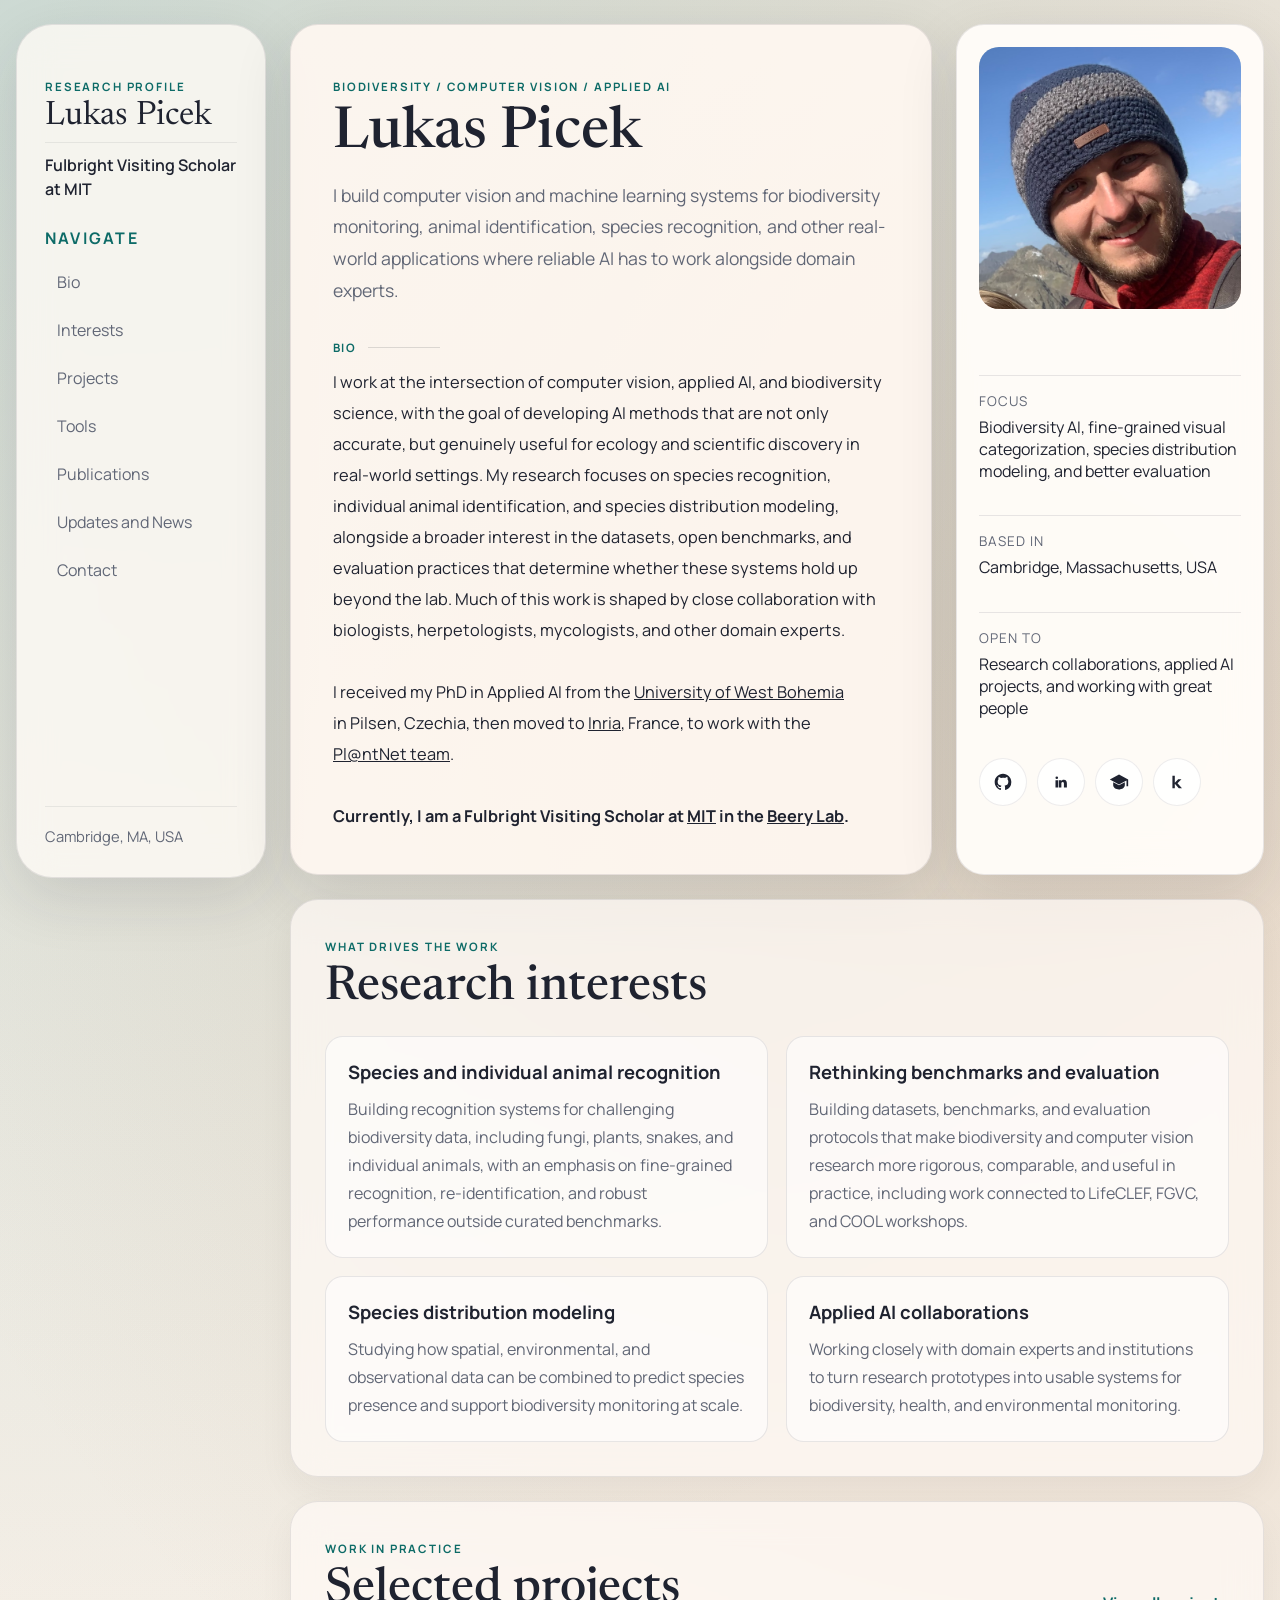
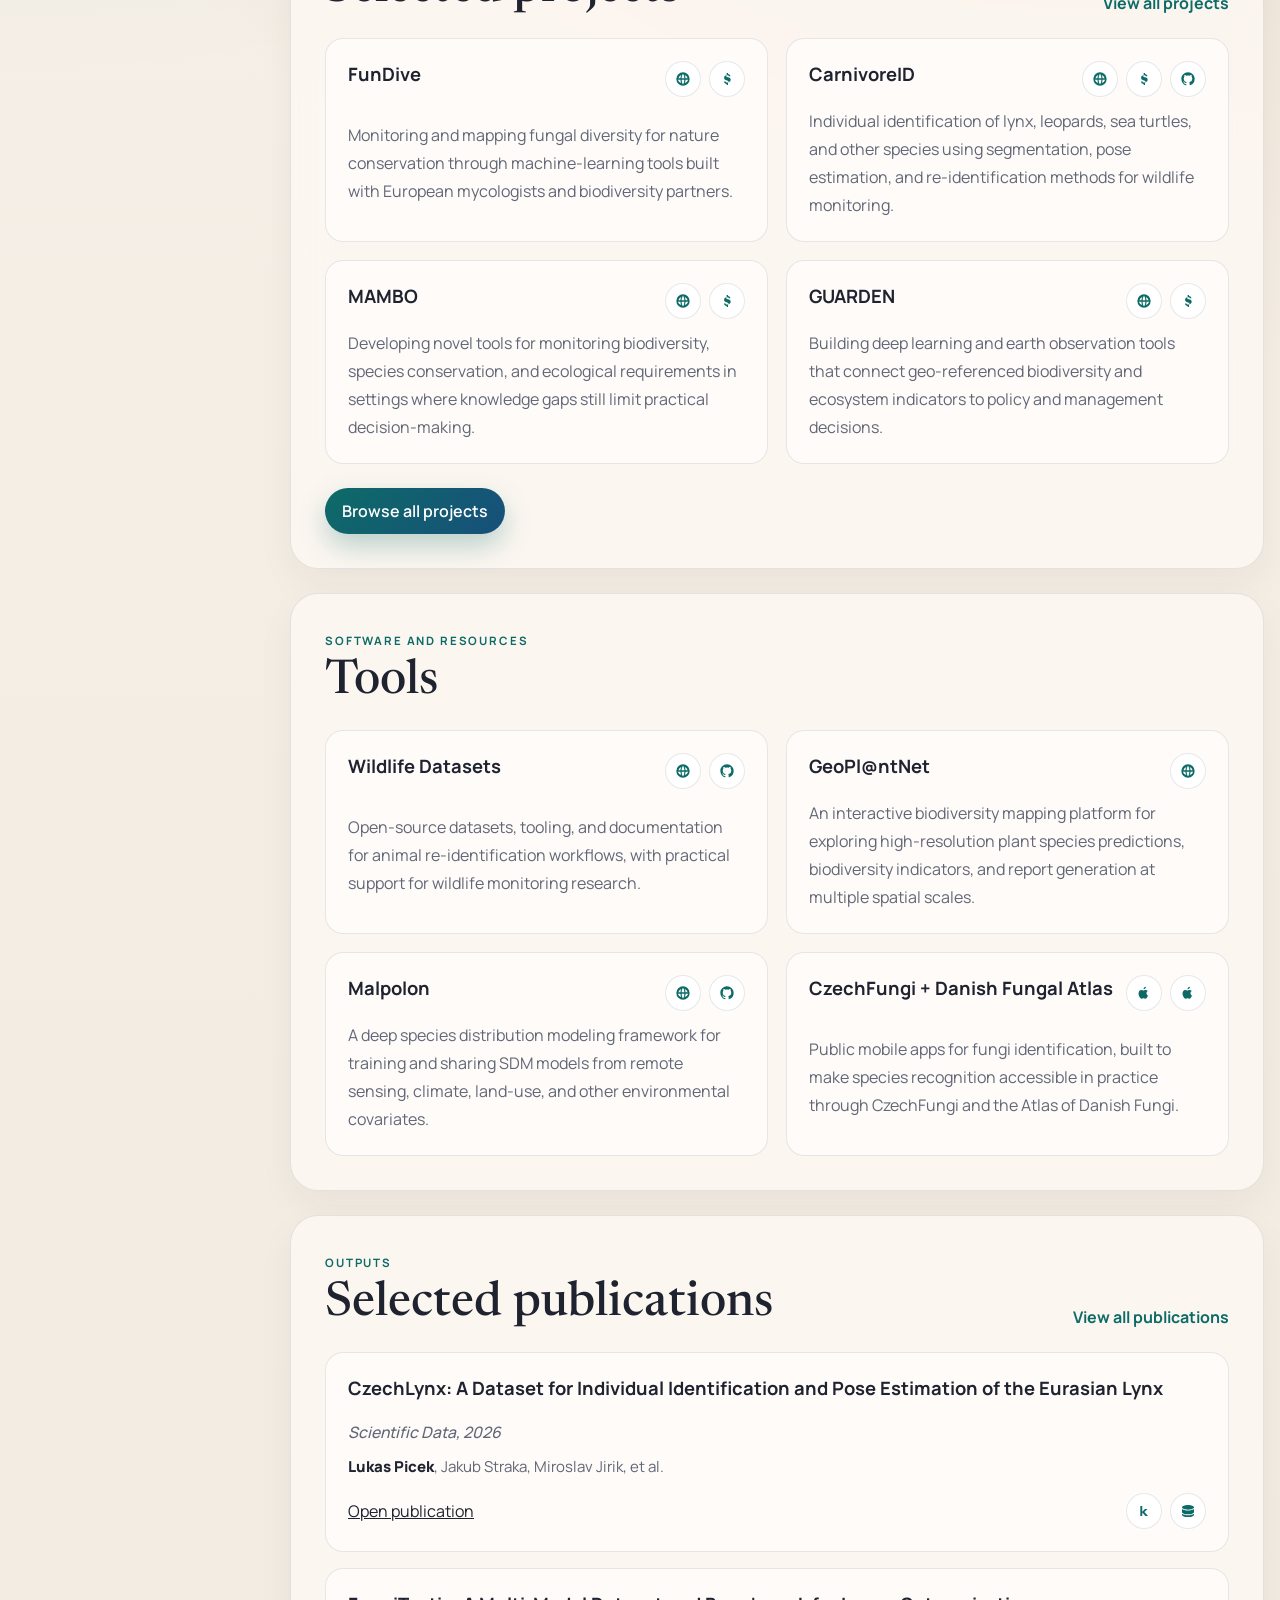
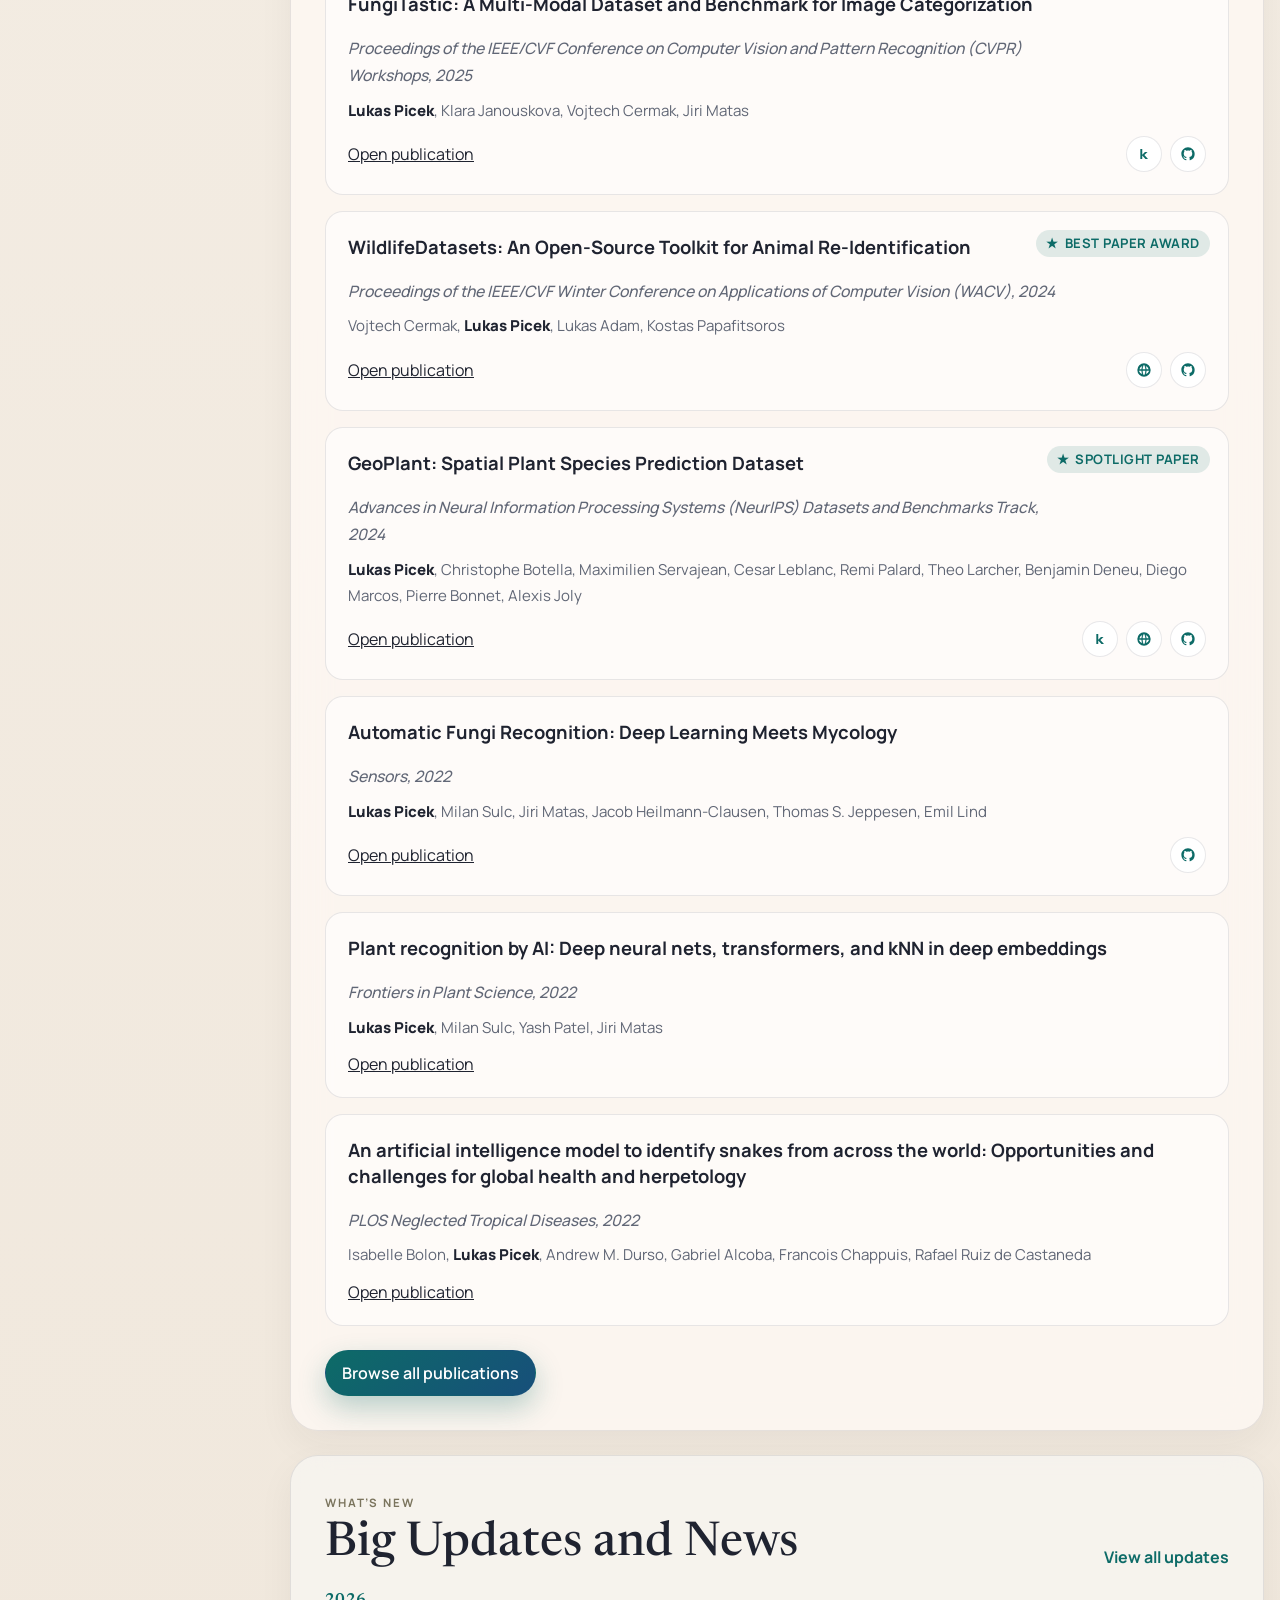
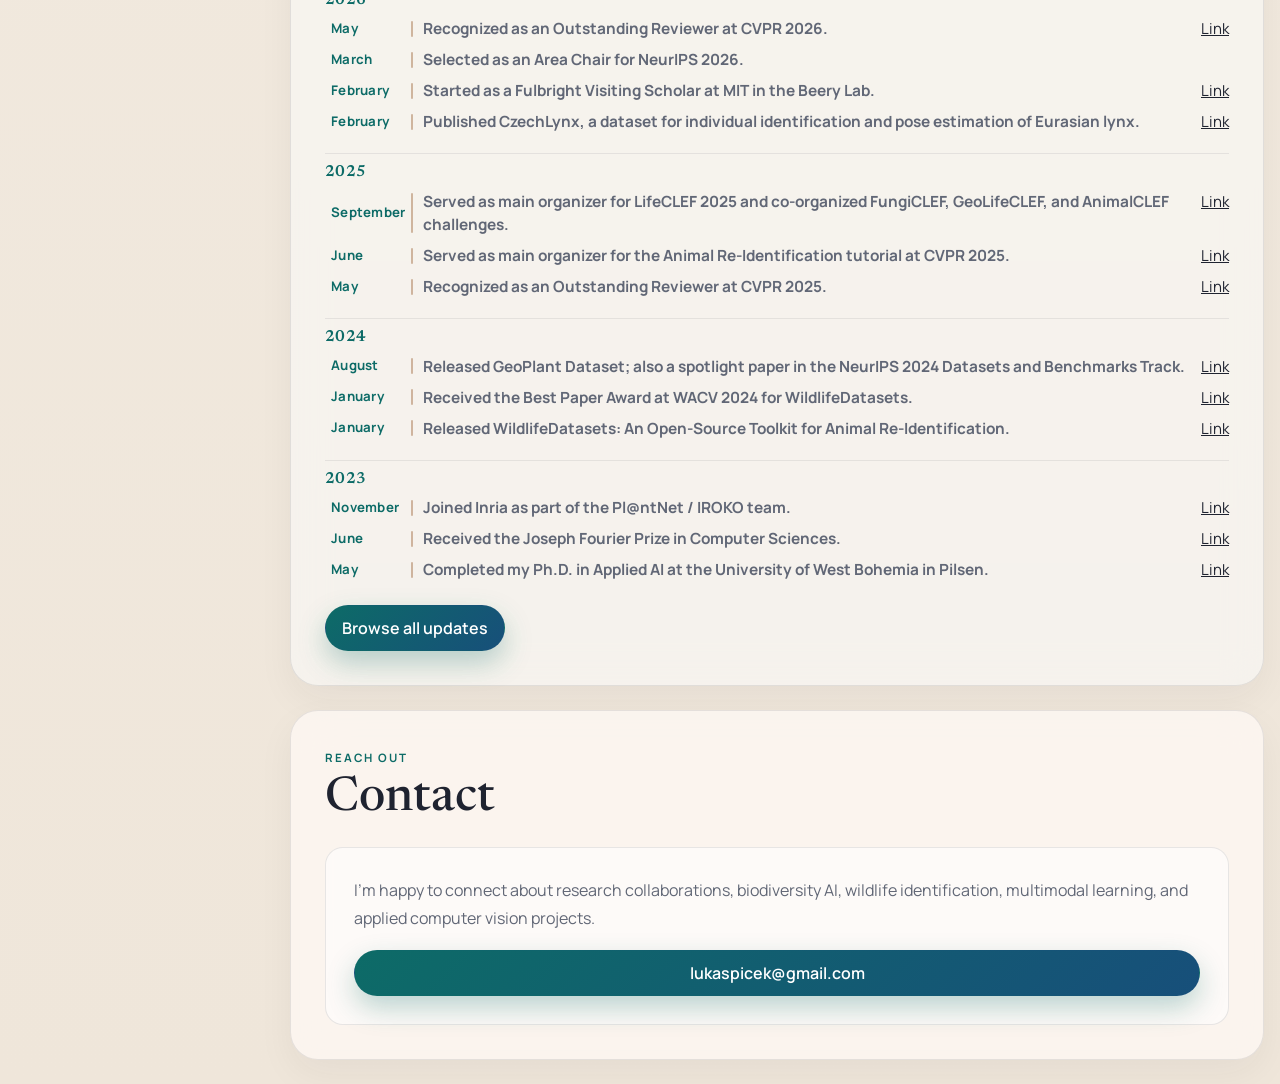
<file: index.html>
<!DOCTYPE html>
<html lang="en">
  <head>
    <meta charset="UTF-8" />
    <meta name="viewport" content="width=device-width, initial-scale=1.0" />
    <title>Research Profile</title>
    <meta
      name="description"
      content="A research profile site for showcasing publications, projects, and academic work."
    />
    <link rel="preconnect" href="https://fonts.googleapis.com" />
    <link rel="preconnect" href="https://fonts.gstatic.com" crossorigin />
    <link
      href="https://fonts.googleapis.com/css2?family=Newsreader:opsz,wght@6..72,400;6..72,500;6..72,700&family=Manrope:wght@400;500;600;700&display=swap"
      rel="stylesheet"
    />
    <link rel="stylesheet" href="./styles.css" />
    <script defer src="./data/site-config.js"></script>
    <script defer src="./js/analytics.js"></script>
    <script defer src="./data/profile-base.js"></script>
    <script defer src="./data/news.js"></script>
    <script defer src="./data/publications.js"></script>
    <script defer src="./js/common.js"></script>
    <script defer src="./js/home.js"></script>
  </head>
  <body>
    <div class="page-shell">
      <aside class="sidebar">
        <div class="sidebar__inner">
          <div class="sidebar__top">
            <a class="brand" href="#top">
              <span class="brand__eyebrow">Research Profile</span>
              <span id="nav-name" class="brand__name">Your Name</span>
            </a>

            <div class="sidebar__identity">
              <p id="nav-role" class="sidebar__role">Assistant Professor of Something Interesting</p>
            </div>
          </div>

          <div class="sidebar__middle">
            <p class="sidebar__label">Navigate</p>
            <nav class="site-nav" aria-label="Section navigation">
              <a href="#bio" data-goatcounter-click="nav-bio" data-goatcounter-title="Sidebar nav: Bio">Bio</a>
              <a href="#interests" data-goatcounter-click="nav-interests" data-goatcounter-title="Sidebar nav: Interests">Interests</a>
              <a href="#projects" data-goatcounter-click="nav-projects" data-goatcounter-title="Sidebar nav: Projects">Projects</a>
              <a href="#tools" data-goatcounter-click="nav-tools" data-goatcounter-title="Sidebar nav: Tools">Tools</a>
              <a href="#publications" data-goatcounter-click="nav-publications" data-goatcounter-title="Sidebar nav: Publications">Publications</a>
              <a href="#news" data-goatcounter-click="nav-news" data-goatcounter-title="Sidebar nav: Updates and News">Updates and News</a>
              <a href="#contact" data-goatcounter-click="nav-contact" data-goatcounter-title="Sidebar nav: Contact">Contact</a>
            </nav>
          </div>

          <div class="sidebar__meta">
            <p>Cambridge, MA, USA</p>
          </div>
        </div>
      </aside>

      <main id="top" class="content">
        <section id="bio" class="hero">
          <div class="hero__copy">
            <p id="hero-kicker" class="hero__kicker">Computing x Society x Systems</p>
            <h1 id="hero-name">Your Name</h1>
            <p id="hero-summary" class="hero__summary">
              I study how machine learning systems can support rigorous, human-centered
              research in high-stakes domains.
            </p>

            <div class="hero__bio">
              <div class="hero__bio-header">
                <span class="hero__bio-label">Bio</span>
              </div>
              <p id="bio-paragraph-1" class="hero__bio-block"></p>
            </div>
          </div>

          <div class="hero__card">
            <div class="portrait-frame">
              <img
                id="profile-image"
                src="./IMG_6920.jpg"
                alt="Portrait of Lukas Picek"
              />
            </div>

            <dl class="quick-facts">
              <div>
                <dt>Focus</dt>
                <dd id="fact-focus">Trustworthy AI, HCI, computational social science</dd>
              </div>
              <div>
                <dt>Based in</dt>
                <dd id="fact-location">New York, NY</dd>
              </div>
              <div>
                <dt>Open to</dt>
                <dd id="fact-collab">Collaborations, advising, invited talks</dd>
              </div>
            </dl>

            <div id="hero-links" class="link-row hero__links-under-photo" aria-label="External profile links"></div>
          </div>
        </section>

        <section id="interests" class="panel">
          <div class="section-heading">
            <span>What drives the work</span>
            <h2>Research interests</h2>
          </div>
          <div id="interests-list" class="interest-grid"></div>
        </section>

        <section id="projects" class="panel">
          <div class="section-heading section-heading--with-action">
            <div>
              <span>Work in practice</span>
              <h2>Selected projects</h2>
            </div>
            <a class="section-link" href="./projects.html">View all projects</a>
          </div>
          <div id="projects-list" class="card-grid"></div>
          <div class="panel__actions">
            <a class="button-link" href="./projects.html">Browse all projects</a>
          </div>
        </section>

        <section id="tools" class="panel">
          <div class="section-heading">
            <span>Software and resources</span>
            <h2>Tools</h2>
          </div>
          <div id="tools-list" class="card-grid"></div>
        </section>

        <section id="publications" class="panel">
          <div class="section-heading section-heading--with-action">
            <div>
              <span>Outputs</span>
              <h2>Selected publications</h2>
            </div>
            <a class="section-link" href="./publications.html">View all publications</a>
          </div>
          <div id="publications-list" class="stack-list"></div>
          <div class="panel__actions">
            <a class="button-link" href="./publications.html">Browse all publications</a>
          </div>
        </section>

        <section id="news" class="panel panel--news">
          <div class="section-heading section-heading--with-action">
            <div>
              <span>What’s new</span>
              <h2>Big Updates and News</h2>
            </div>
            <a class="section-link" href="./news.html">View all updates</a>
          </div>
          <div id="news-list" class="timeline timeline--compact"></div>
          <div class="panel__actions">
            <a class="button-link" href="./news.html">Browse all updates</a>
          </div>
        </section>

        <section id="contact" class="panel panel--contact">
          <div class="section-heading">
            <span>Reach out</span>
            <h2>Contact</h2>
          </div>
          <div class="contact-card">
            <p id="contact-copy">
              I’m always happy to connect about research collaborations, speaking
              invitations, and opportunities for students.
            </p>
            <a id="contact-email" class="button-link" href="mailto:your.email@example.com">
              your.email@example.com
            </a>
          </div>
        </section>
      </main>
    </div>
  </body>
</html>
</file>
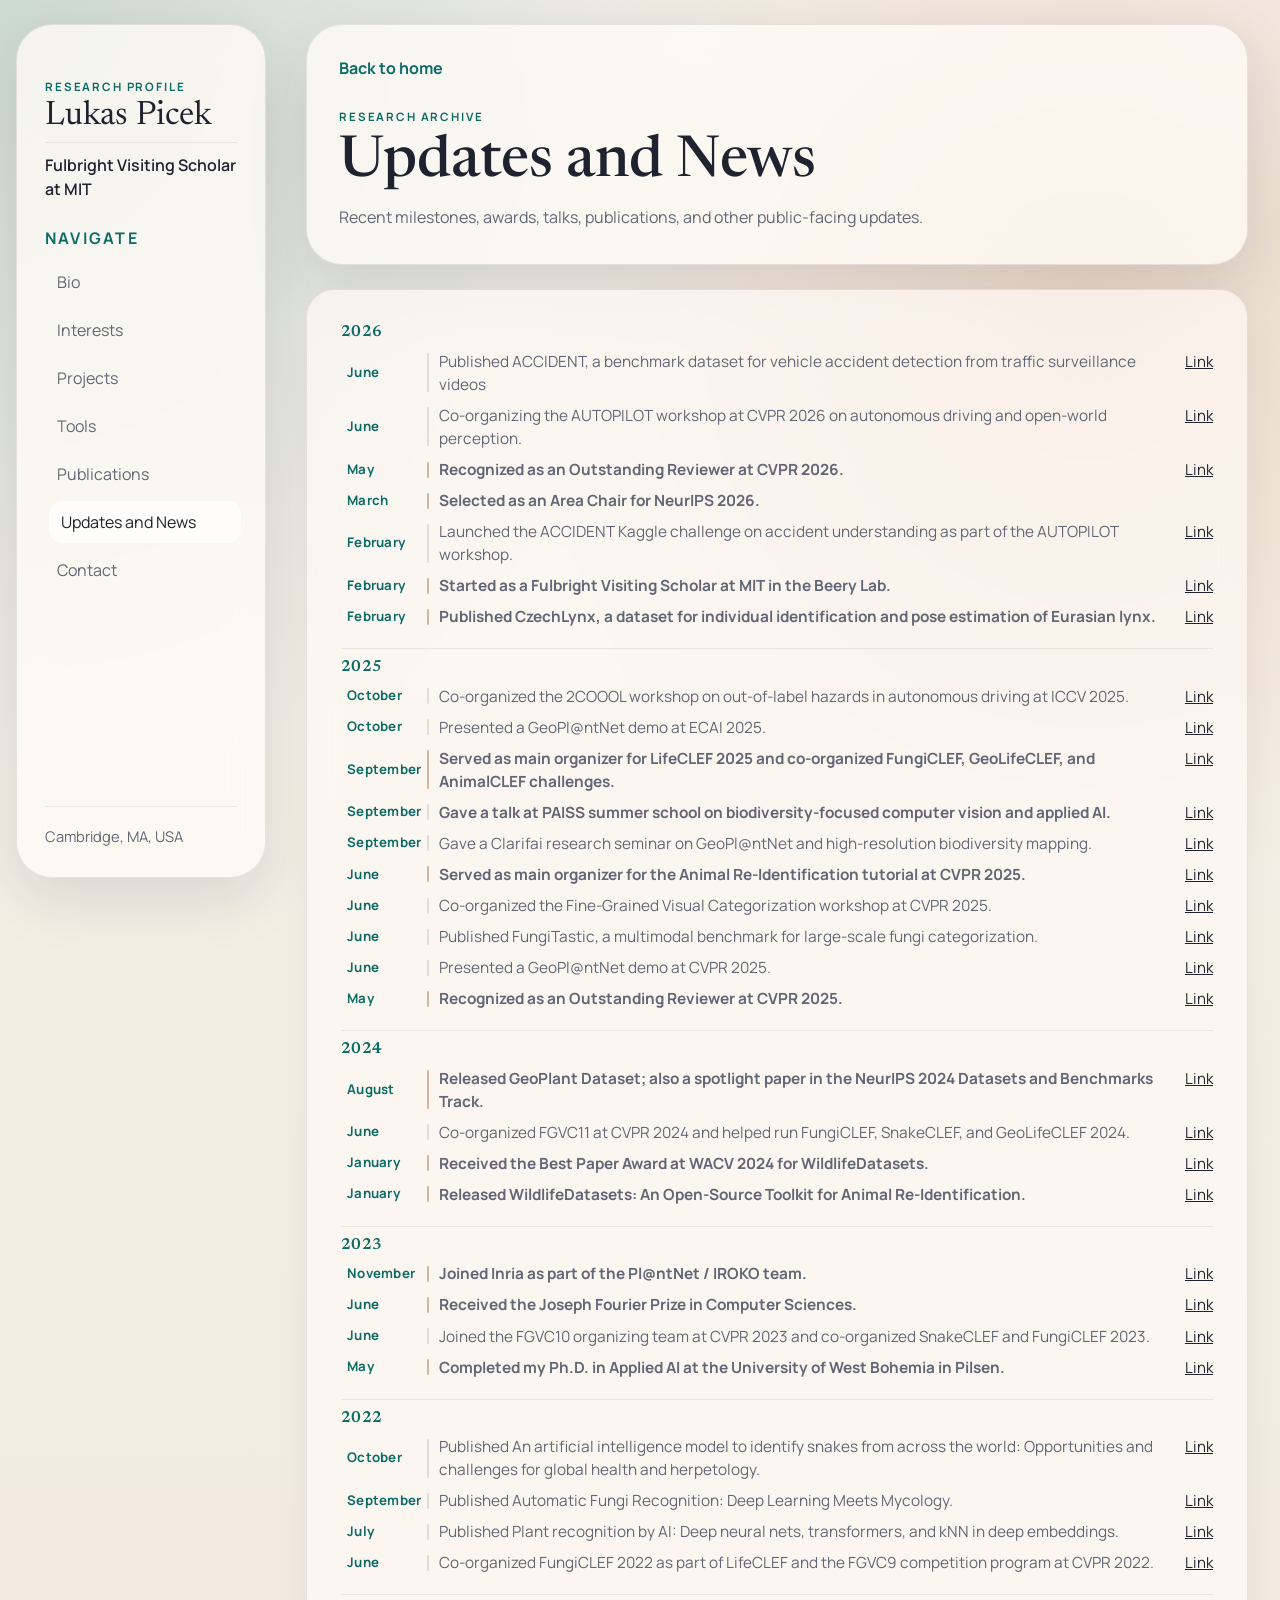
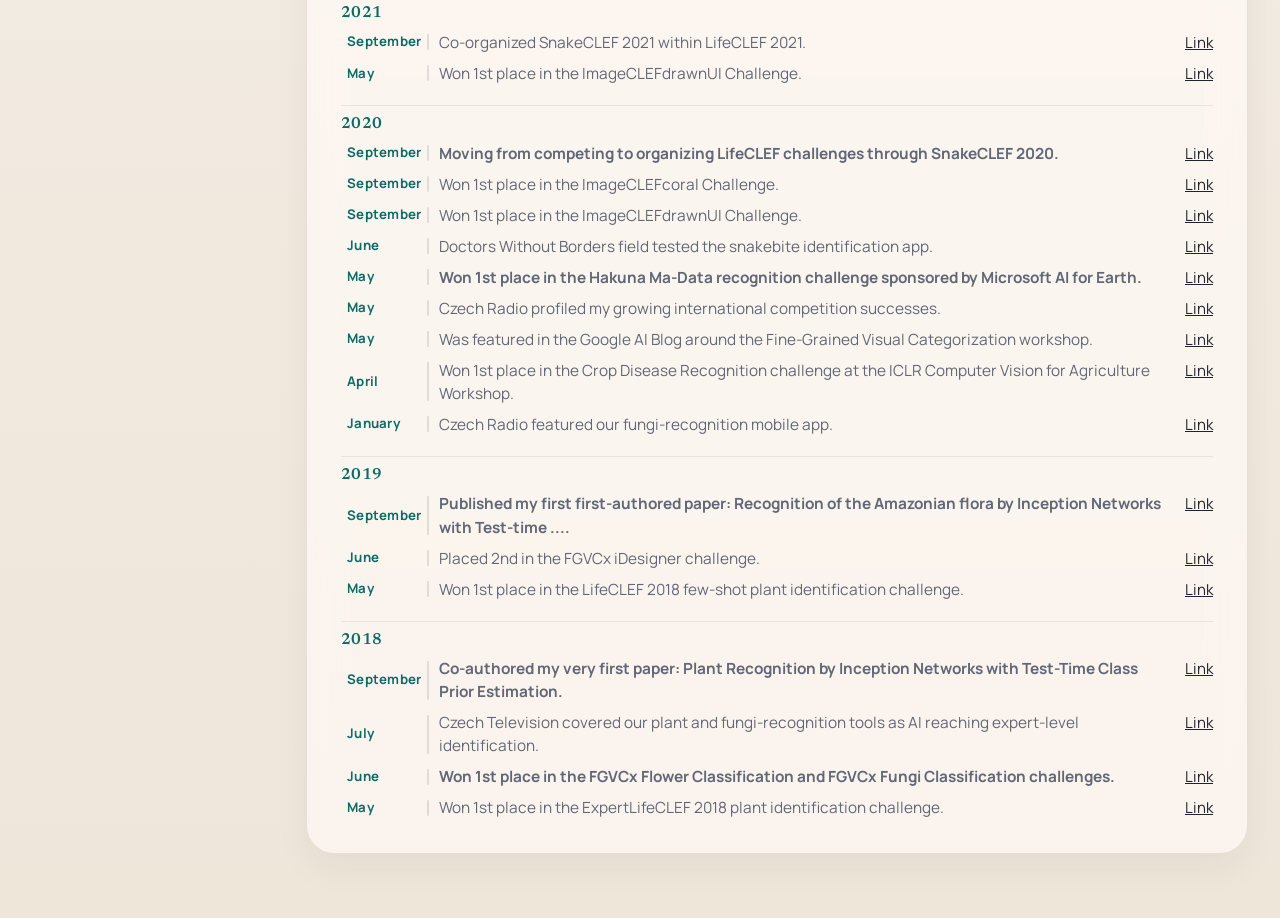
<file: news.html>
<!DOCTYPE html>
<html lang="en">
  <head>
    <meta charset="UTF-8" />
    <meta name="viewport" content="width=device-width, initial-scale=1.0" />
    <title>Updates and News | Lukas Picek</title>
    <meta
      name="description"
      content="Updates and news from Lukas Picek's research profile."
    />
    <link rel="preconnect" href="https://fonts.googleapis.com" />
    <link rel="preconnect" href="https://fonts.gstatic.com" crossorigin />
    <link
      href="https://fonts.googleapis.com/css2?family=Newsreader:opsz,wght@6..72,400;6..72,500;6..72,700&family=Manrope:wght@400;500;600;700&display=swap"
      rel="stylesheet"
    />
    <script defer src="./data/site-config.js"></script>
    <script defer src="./js/analytics.js"></script>
    <script defer src="./data/profile-base.js"></script>
    <script defer src="./data/news.js"></script>
    <script defer src="./data/publications.js"></script>
    <script defer src="./js/common.js"></script>
    <script defer src="./js/archive-page.js"></script>
    <link rel="stylesheet" href="./styles.css" />
  </head>
  <body>
    <div class="page-shell page-shell--subpage">
      <aside class="sidebar">
        <div class="sidebar__inner">
          <div class="sidebar__top">
            <a class="brand" href="./index.html">
              <span class="brand__eyebrow">Research Profile</span>
              <span id="nav-name" class="brand__name">Lukas Picek</span>
            </a>

            <div class="sidebar__identity">
              <p id="nav-role" class="sidebar__role">Fulbright Visiting Scholar at MIT</p>
            </div>
          </div>

          <div class="sidebar__middle">
            <p class="sidebar__label">Navigate</p>
            <nav class="site-nav" aria-label="Archive navigation">
              <a href="./index.html#bio" data-goatcounter-click="nav-bio" data-goatcounter-title="Sidebar nav: Bio">Bio</a>
              <a href="./index.html#interests" data-goatcounter-click="nav-interests" data-goatcounter-title="Sidebar nav: Interests">Interests</a>
              <a href="./projects.html" data-goatcounter-click="nav-projects" data-goatcounter-title="Sidebar nav: Projects">Projects</a>
              <a href="./index.html#tools" data-goatcounter-click="nav-tools" data-goatcounter-title="Sidebar nav: Tools">Tools</a>
              <a href="./publications.html" data-goatcounter-click="nav-publications" data-goatcounter-title="Sidebar nav: Publications">Publications</a>
              <a href="./news.html" aria-current="page" data-goatcounter-click="nav-news" data-goatcounter-title="Sidebar nav: Updates and News">Updates and News</a>
              <a href="./index.html#contact" data-goatcounter-click="nav-contact" data-goatcounter-title="Sidebar nav: Contact">Contact</a>
            </nav>
          </div>

          <div class="sidebar__meta">
            <p id="nav-location">Cambridge, MA, USA</p>
          </div>
        </div>
      </aside>

      <div class="subpage-shell">
        <header class="subpage-hero">
          <a class="subpage-hero__back" href="./index.html">Back to home</a>
          <p class="hero__kicker">Research Archive</p>
          <h1>Updates and News</h1>
          <p class="subpage-hero__summary">
            Recent milestones, awards, talks, publications, and other public-facing updates.
          </p>
        </header>

        <main class="panel">
          <div id="archive-list" class="timeline timeline--compact"></div>
        </main>
      </div>
    </div>
  </body>
</html>
</file>
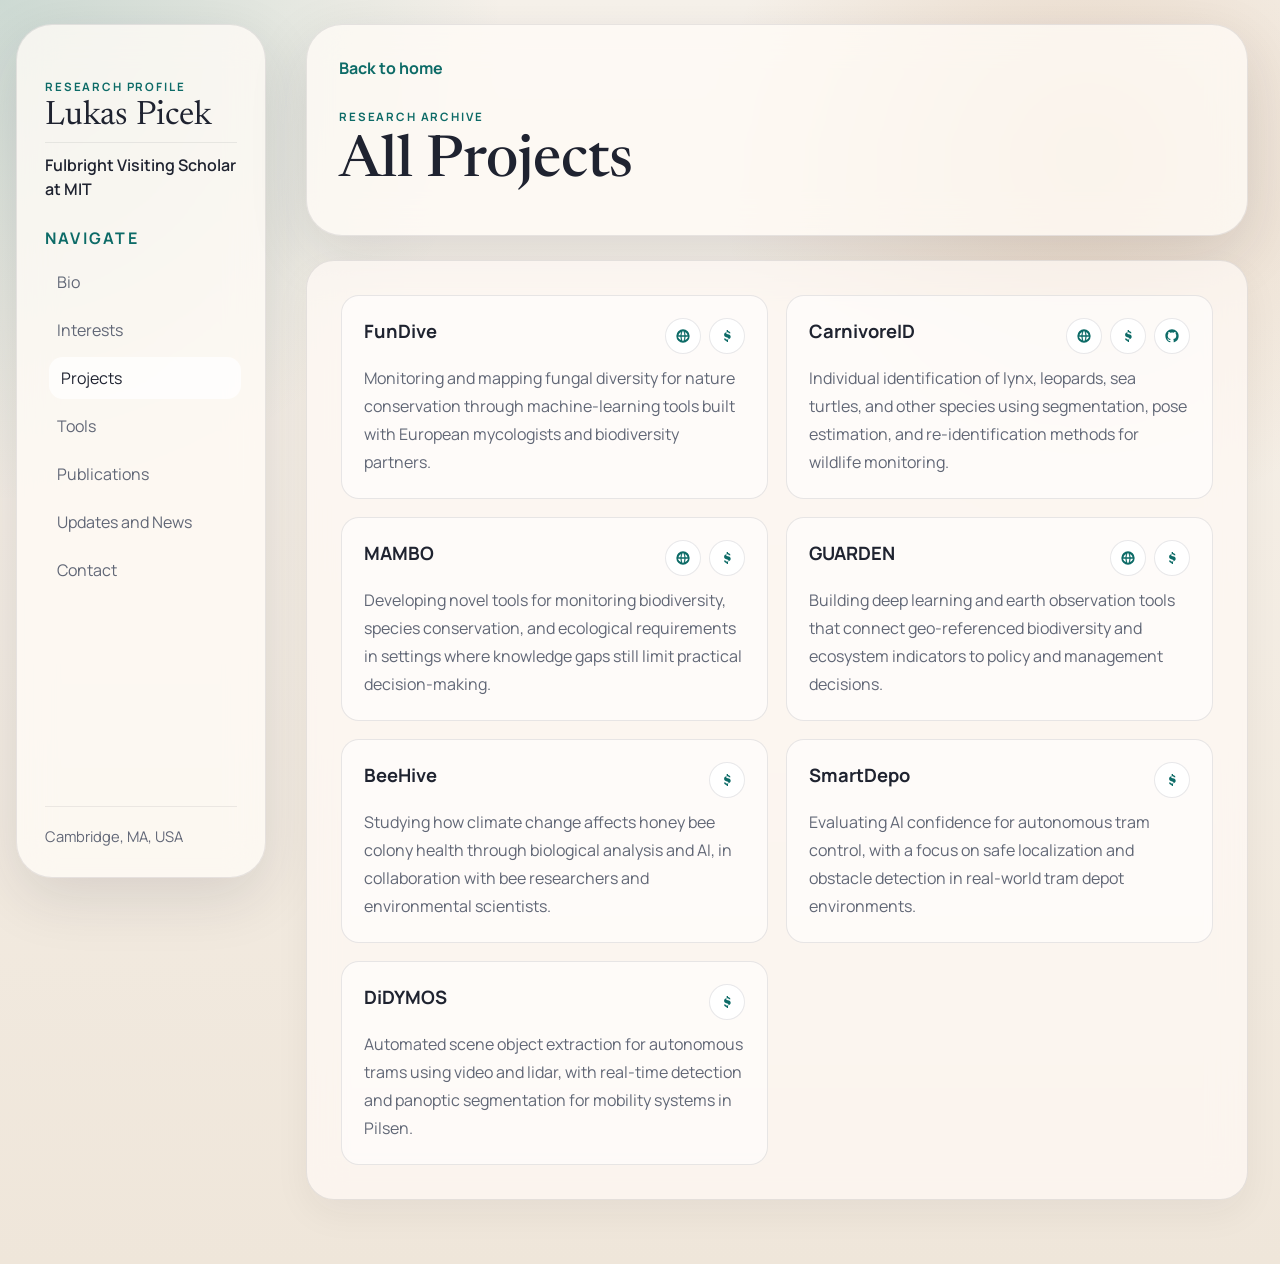
<file: projects.html>
<!DOCTYPE html>
<html lang="en">
  <head>
    <meta charset="UTF-8" />
    <meta name="viewport" content="width=device-width, initial-scale=1.0" />
    <title>All Projects | Lukas Picek</title>
    <meta
      name="description"
      content="Research projects by Lukas Picek in computer vision, biodiversity AI, and applied machine learning."
    />
    <link rel="preconnect" href="https://fonts.googleapis.com" />
    <link rel="preconnect" href="https://fonts.gstatic.com" crossorigin />
    <link
      href="https://fonts.googleapis.com/css2?family=Newsreader:opsz,wght@6..72,400;6..72,500;6..72,700&family=Manrope:wght@400;500;600;700&display=swap"
      rel="stylesheet"
    />
    <link rel="stylesheet" href="./styles.css" />
    <script defer src="./data/site-config.js"></script>
    <script defer src="./js/analytics.js"></script>
    <script defer src="./data/profile-base.js"></script>
    <script defer src="./data/news.js"></script>
    <script defer src="./data/publications.js"></script>
    <script defer src="./js/common.js"></script>
    <script defer src="./js/archive-page.js"></script>
  </head>
  <body>
    <div class="page-shell page-shell--subpage">
      <aside class="sidebar">
        <div class="sidebar__inner">
          <div class="sidebar__top">
            <a class="brand" href="./index.html">
              <span class="brand__eyebrow">Research Profile</span>
              <span id="nav-name" class="brand__name">Lukas Picek</span>
            </a>

            <div class="sidebar__identity">
              <p id="nav-role" class="sidebar__role">Fulbright Visiting Scholar at MIT</p>
            </div>
          </div>

          <div class="sidebar__middle">
            <p class="sidebar__label">Navigate</p>
            <nav class="site-nav" aria-label="Archive navigation">
              <a href="./index.html#bio" data-goatcounter-click="nav-bio" data-goatcounter-title="Sidebar nav: Bio">Bio</a>
              <a href="./index.html#interests" data-goatcounter-click="nav-interests" data-goatcounter-title="Sidebar nav: Interests">Interests</a>
              <a href="./projects.html" aria-current="page" data-goatcounter-click="nav-projects" data-goatcounter-title="Sidebar nav: Projects">Projects</a>
              <a href="./index.html#tools" data-goatcounter-click="nav-tools" data-goatcounter-title="Sidebar nav: Tools">Tools</a>
              <a href="./publications.html" data-goatcounter-click="nav-publications" data-goatcounter-title="Sidebar nav: Publications">Publications</a>
              <a href="./news.html" data-goatcounter-click="nav-news" data-goatcounter-title="Sidebar nav: Updates and News">Updates and News</a>
              <a href="./index.html#contact" data-goatcounter-click="nav-contact" data-goatcounter-title="Sidebar nav: Contact">Contact</a>
            </nav>
          </div>

          <div class="sidebar__meta">
            <p id="nav-location">Cambridge, MA, USA</p>
          </div>
        </div>
      </aside>

      <div class="subpage-shell">
        <header class="subpage-hero">
          <a class="subpage-hero__back" href="./index.html">Back to home</a>
          <p class="hero__kicker">Research Archive</p>
          <h1>All Projects</h1>
        </header>

        <main class="panel">
          <div id="archive-list" class="card-grid"></div>
        </main>
      </div>
    </div>
  </body>
</html>
</file>
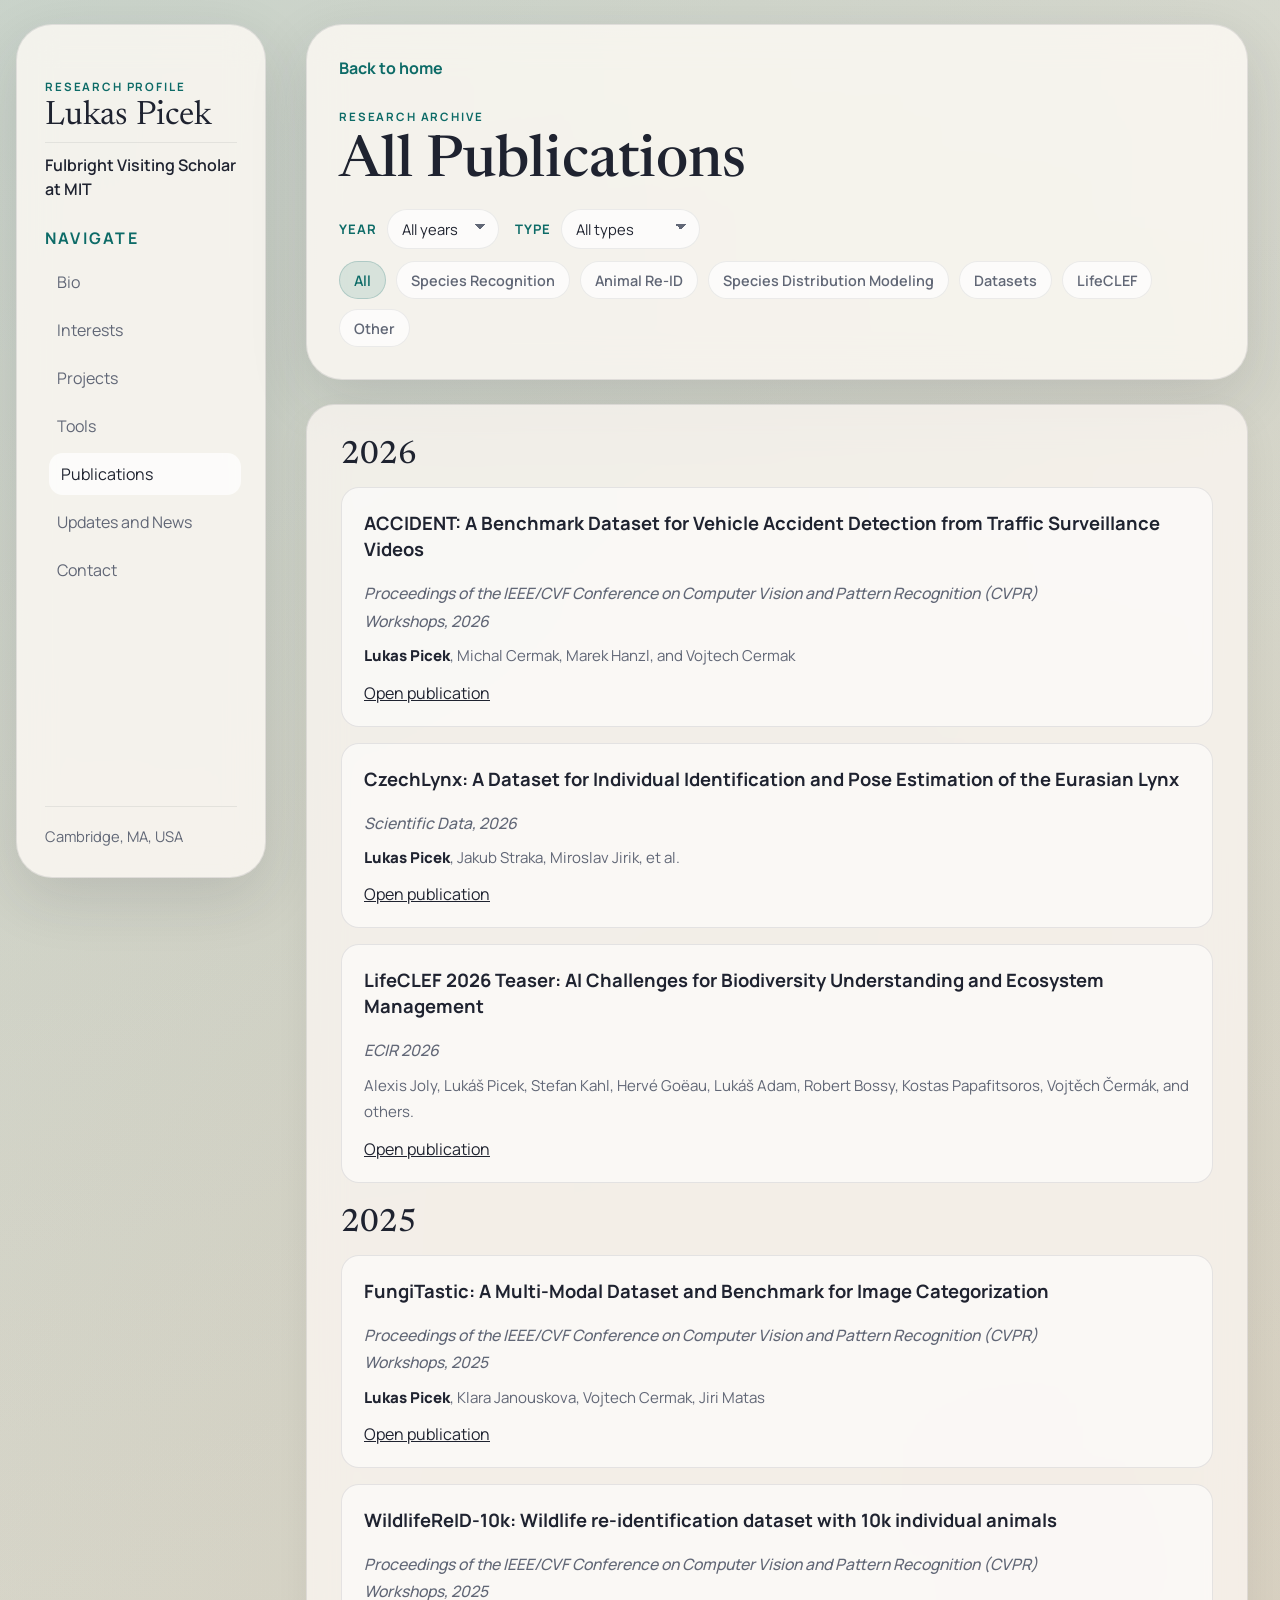
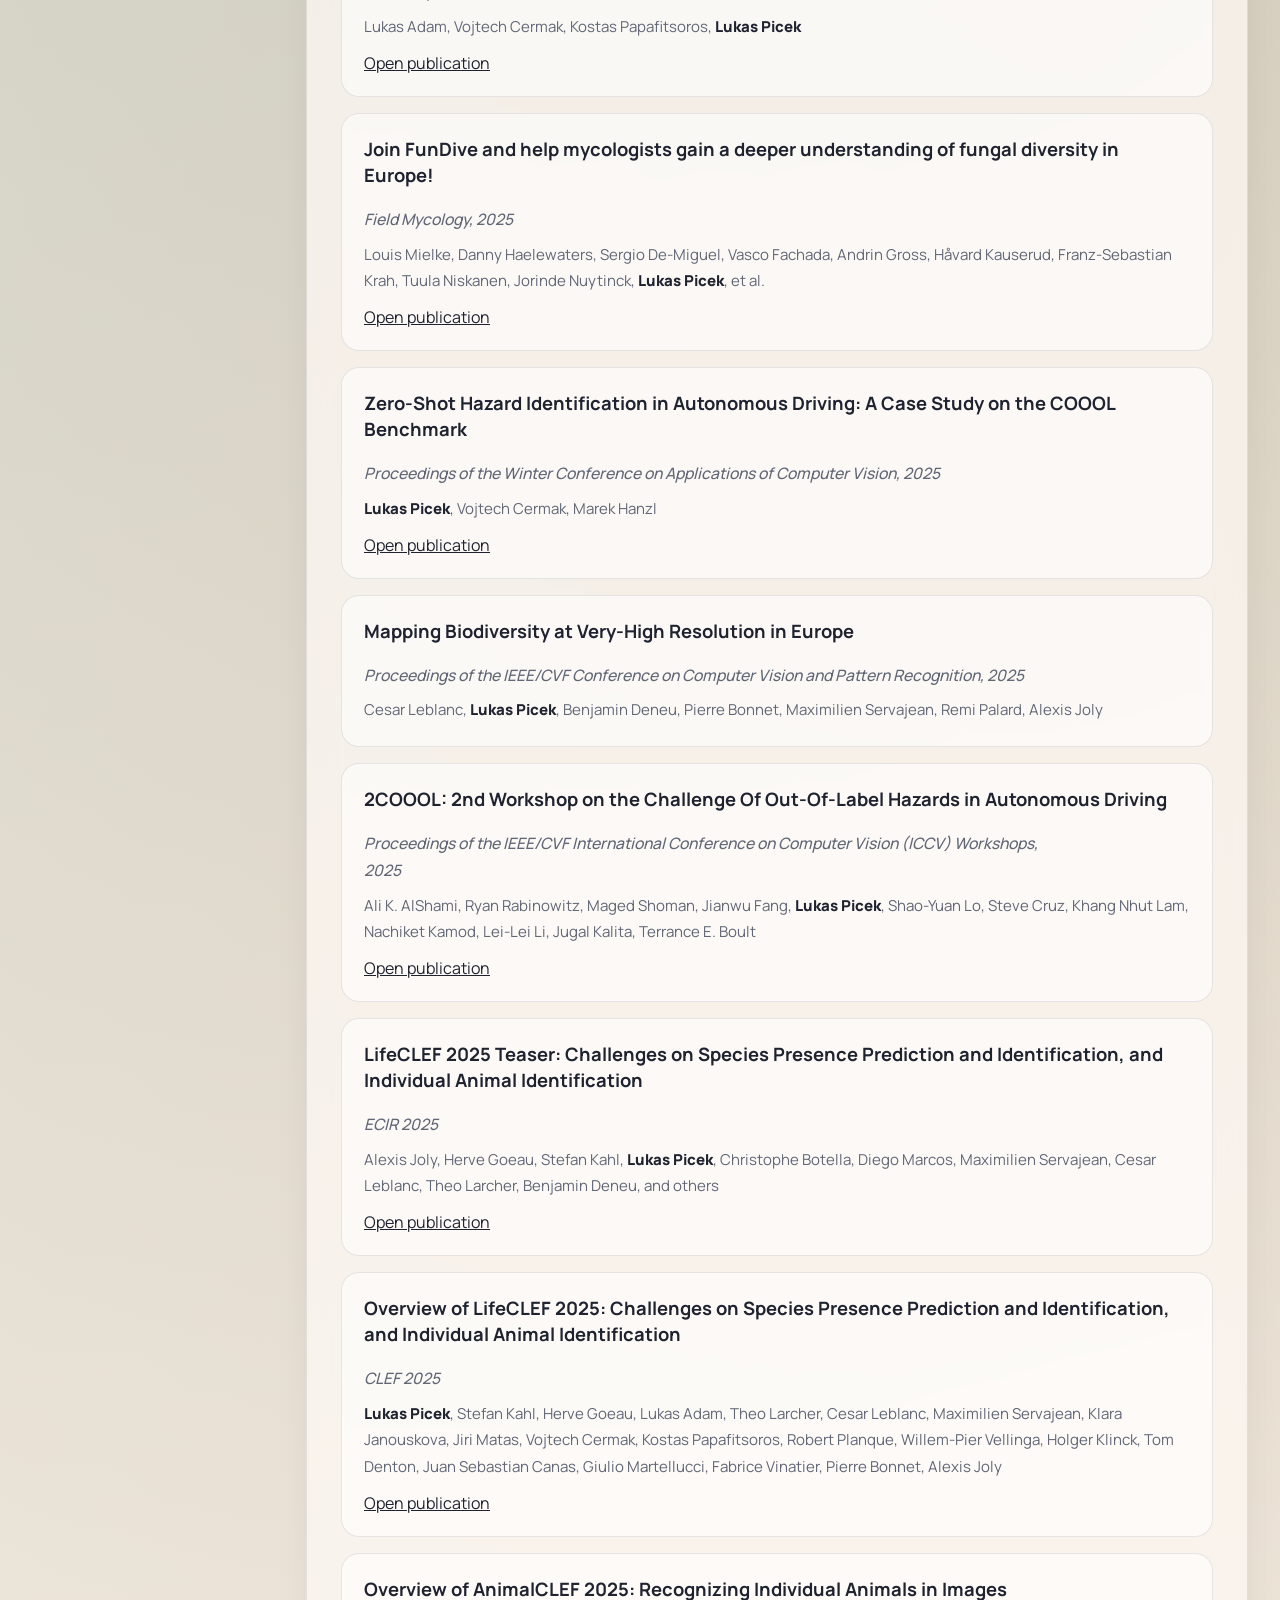
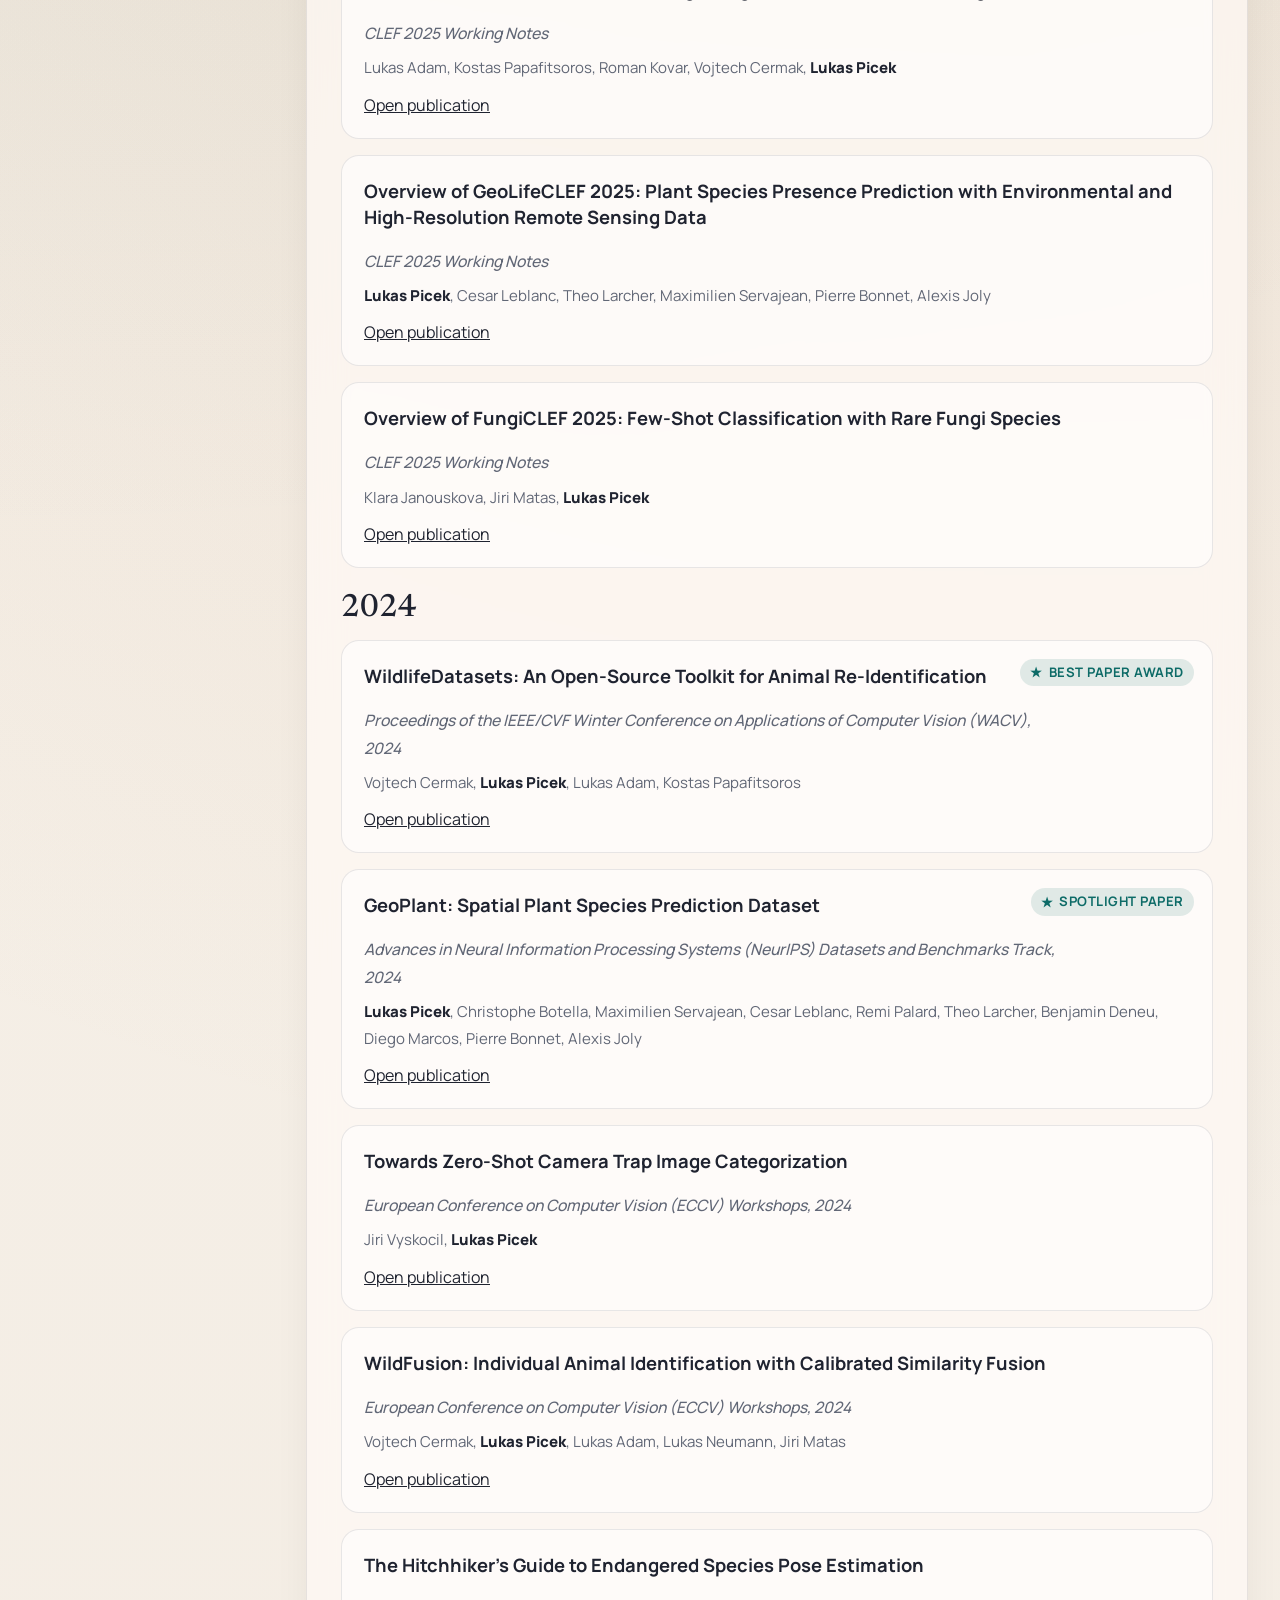
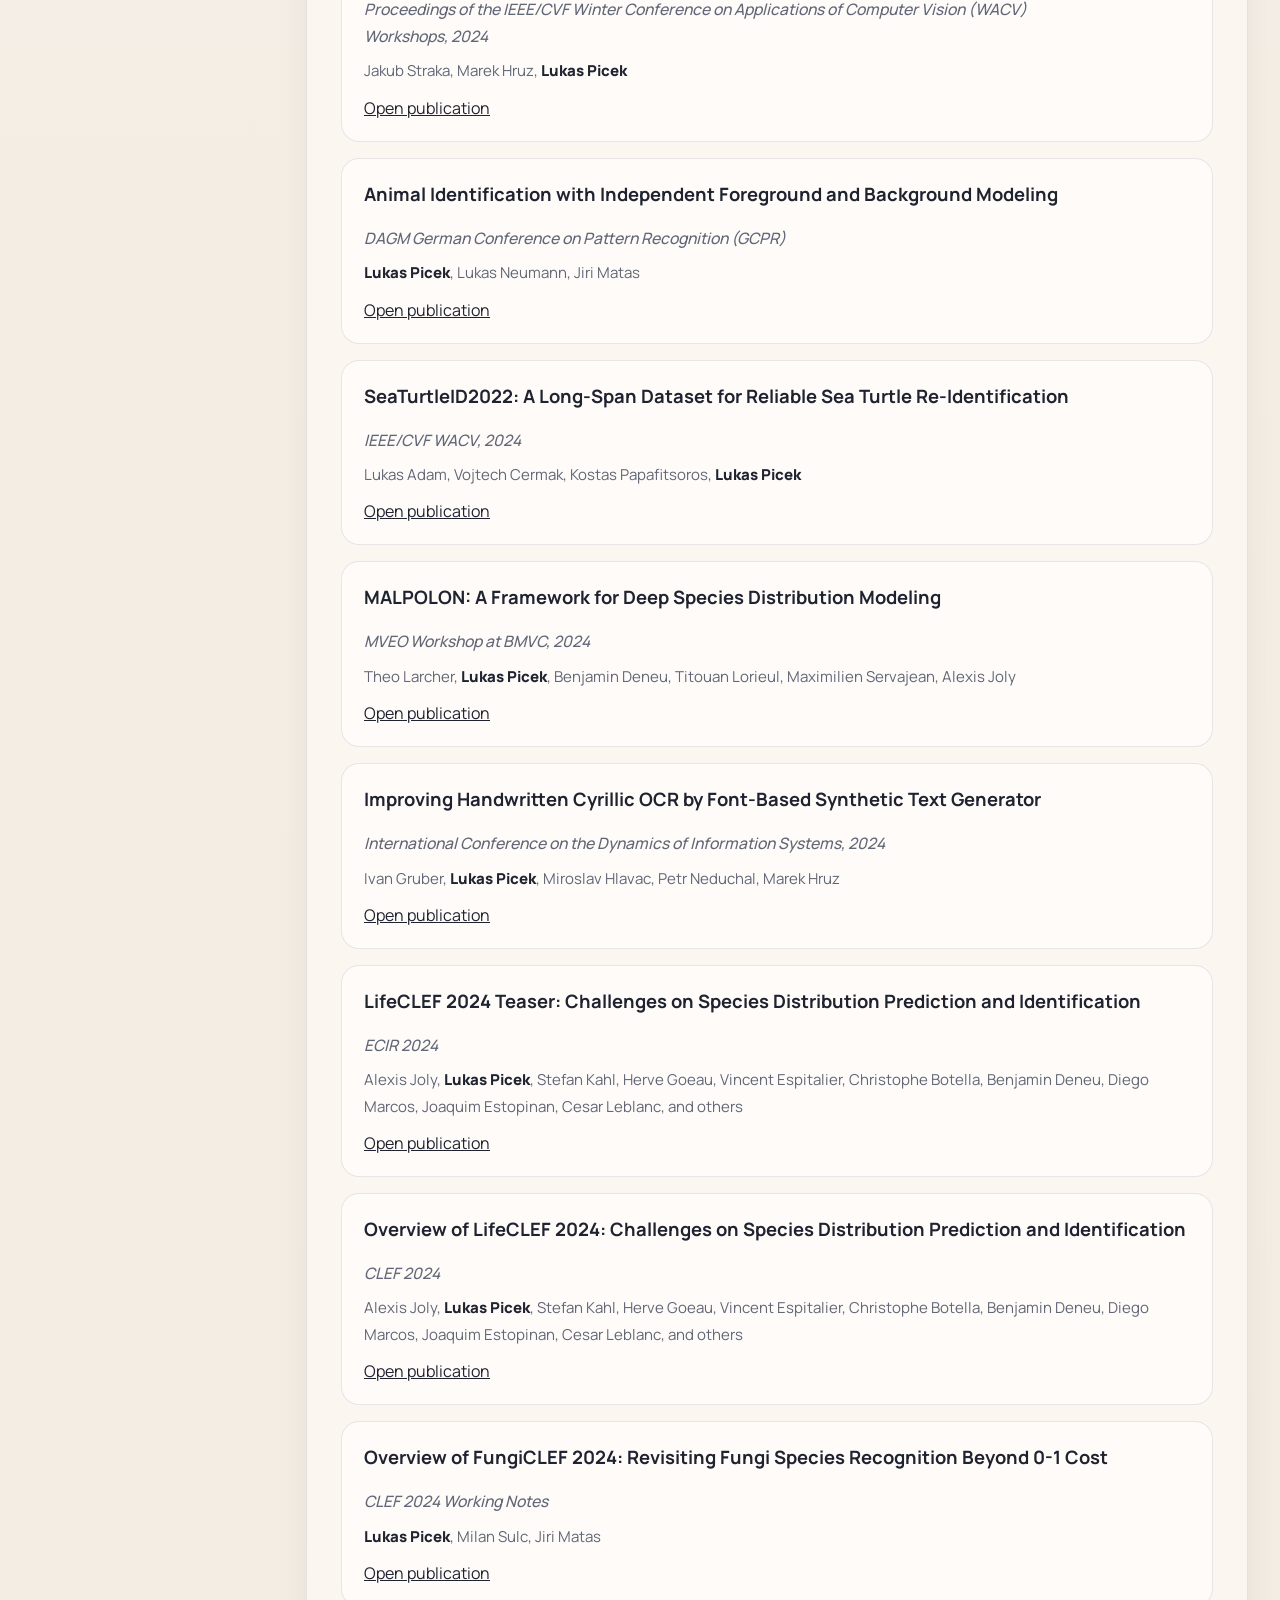
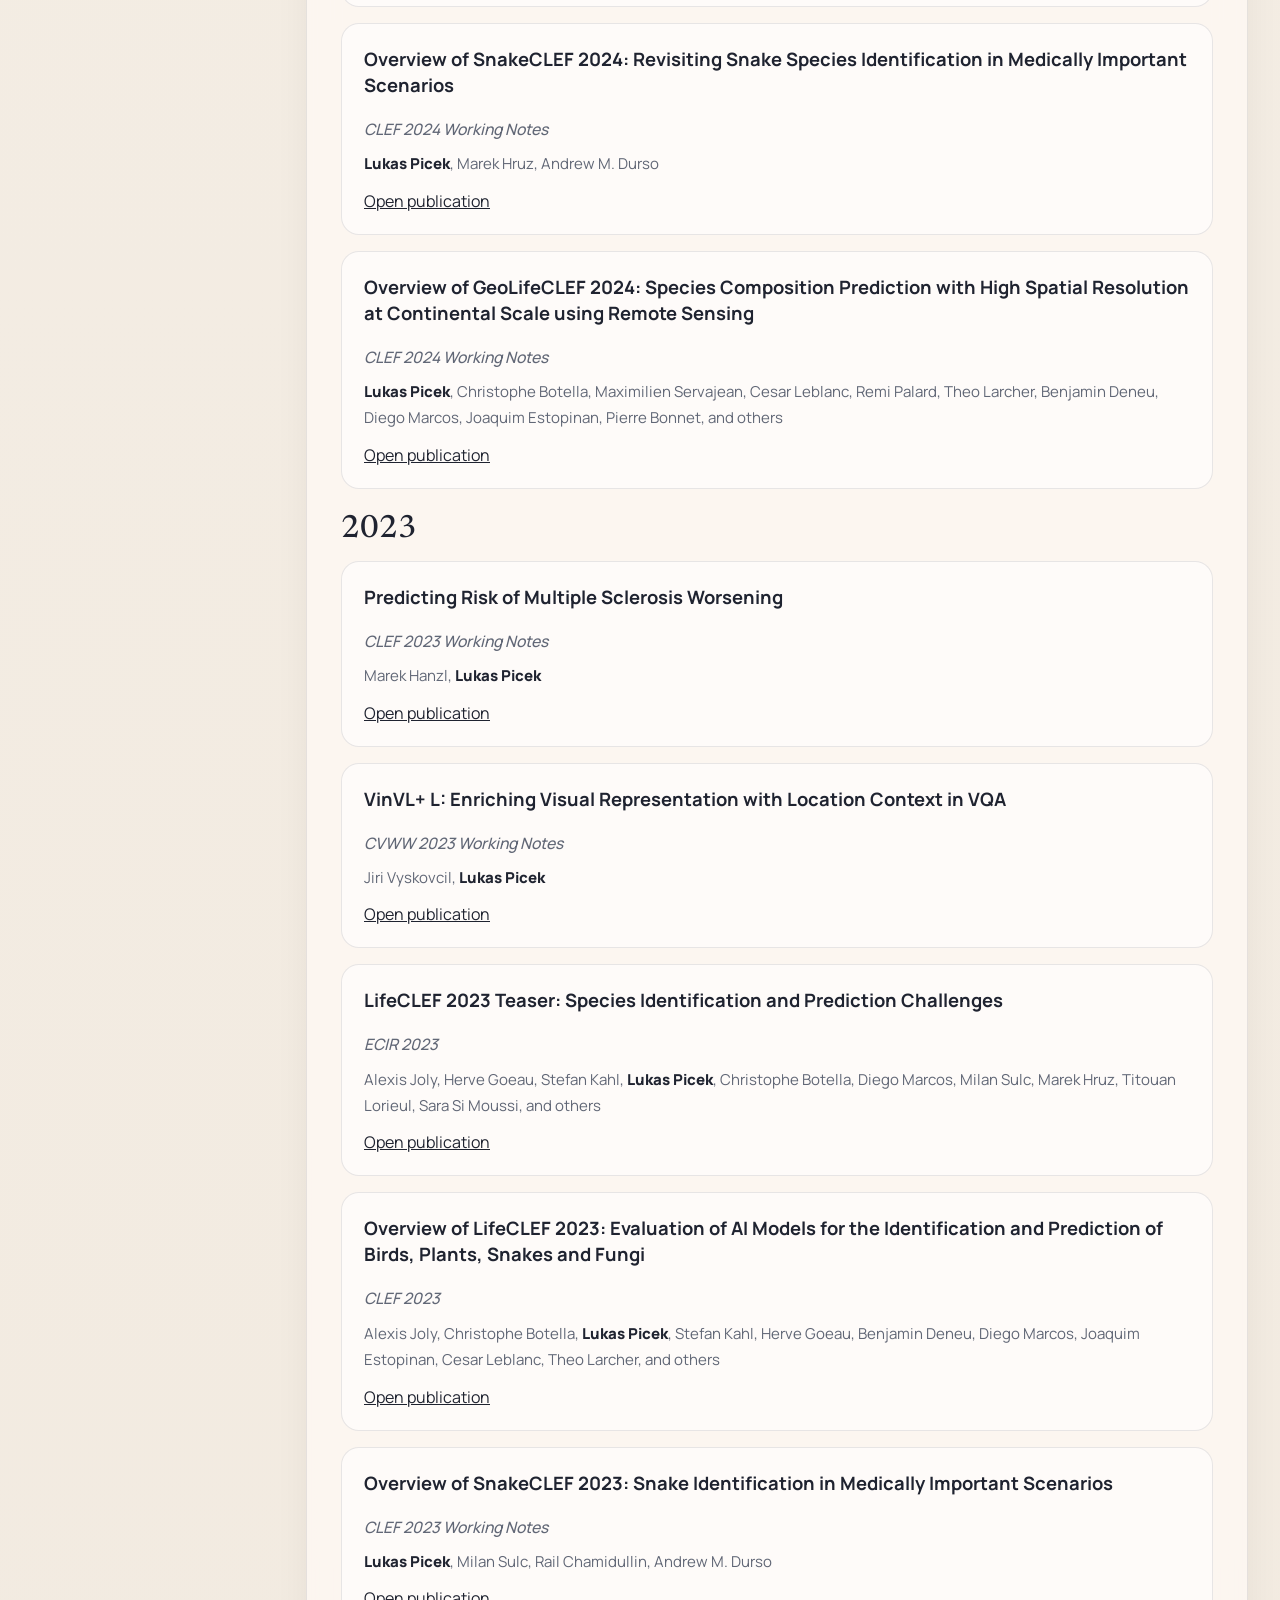
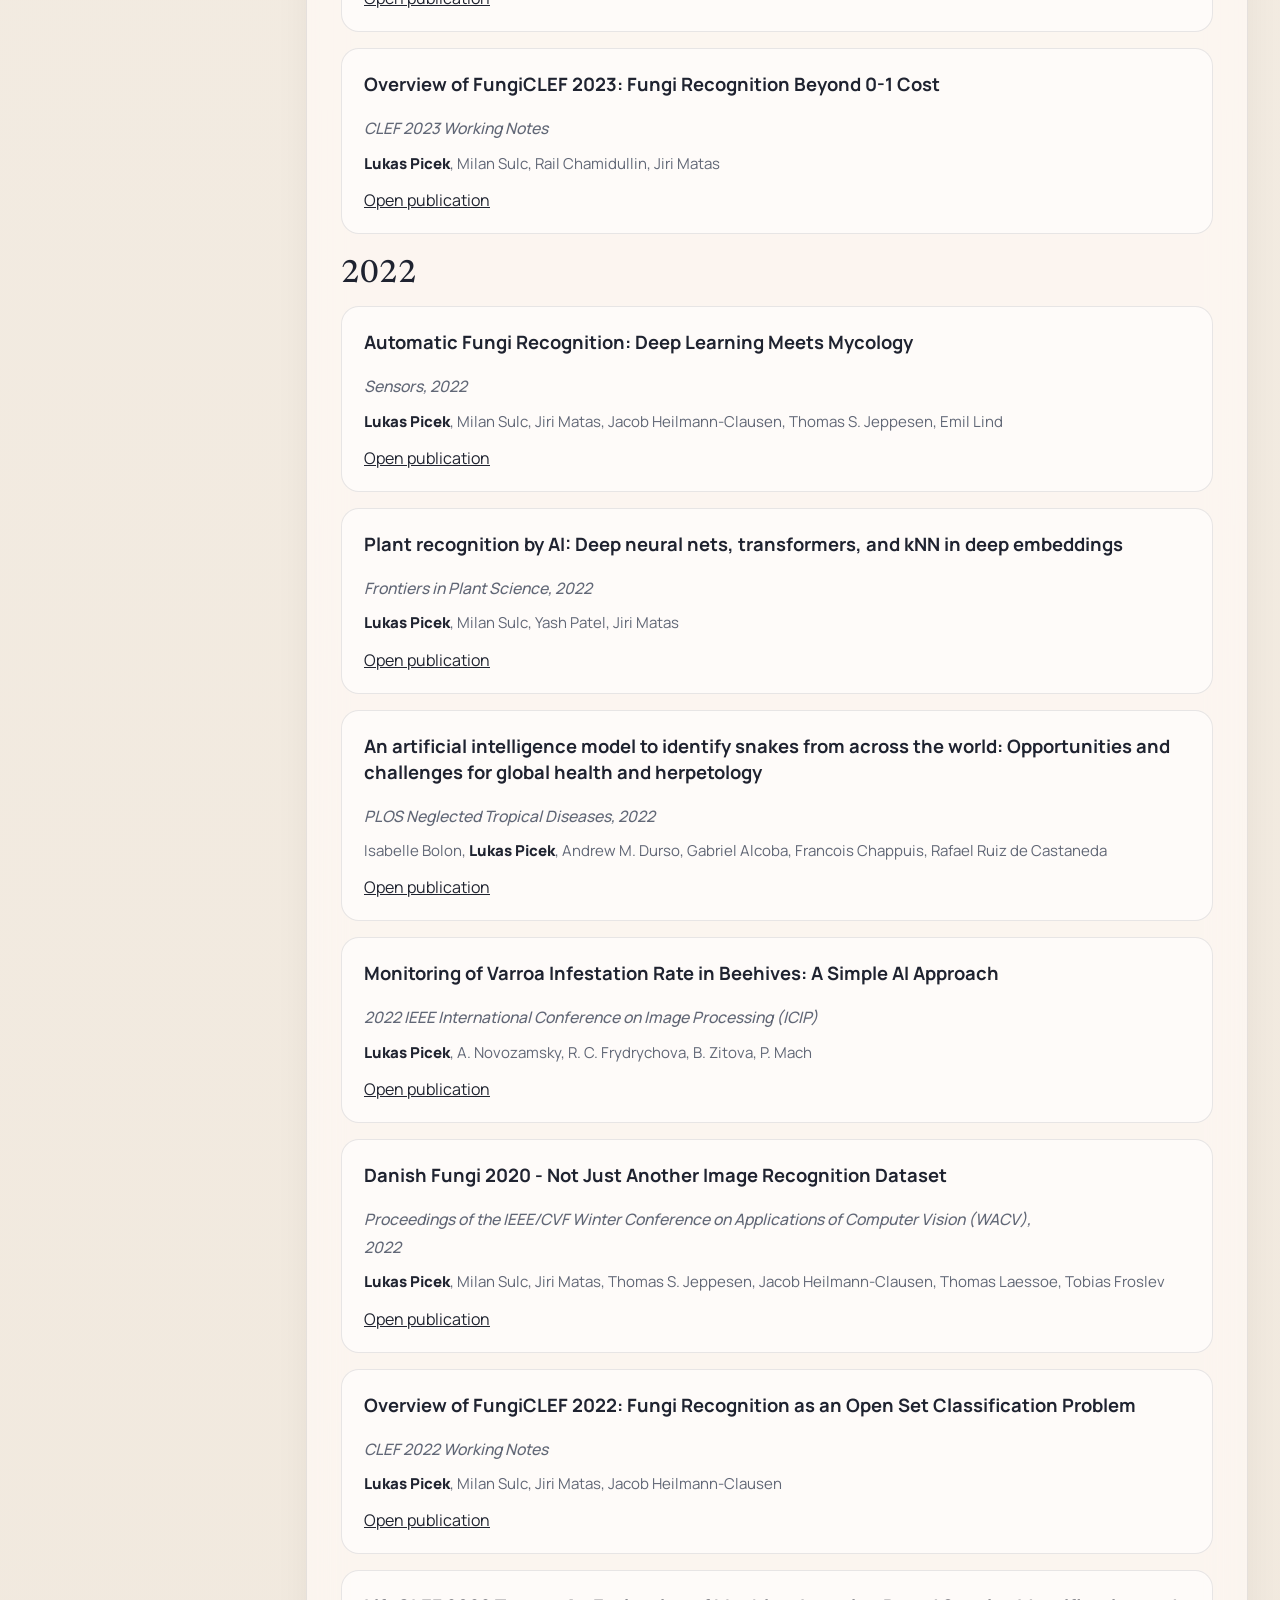
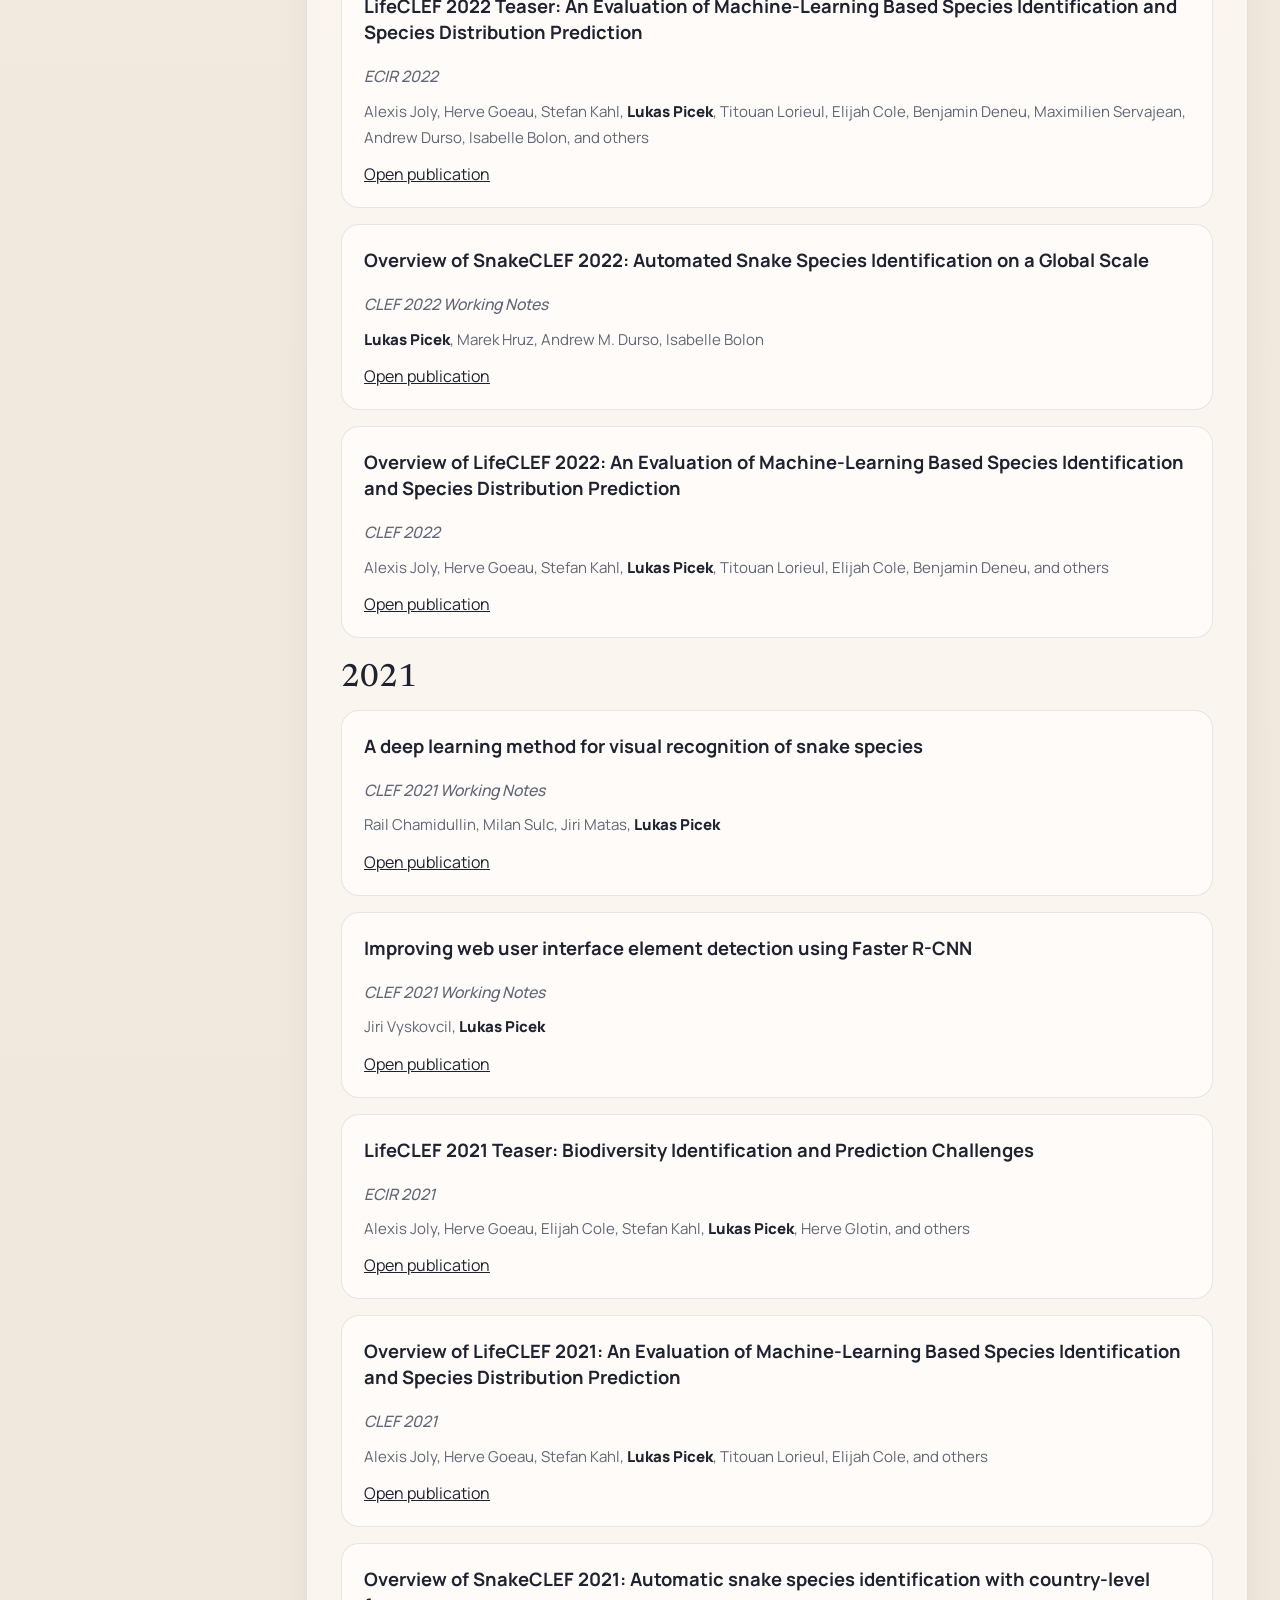
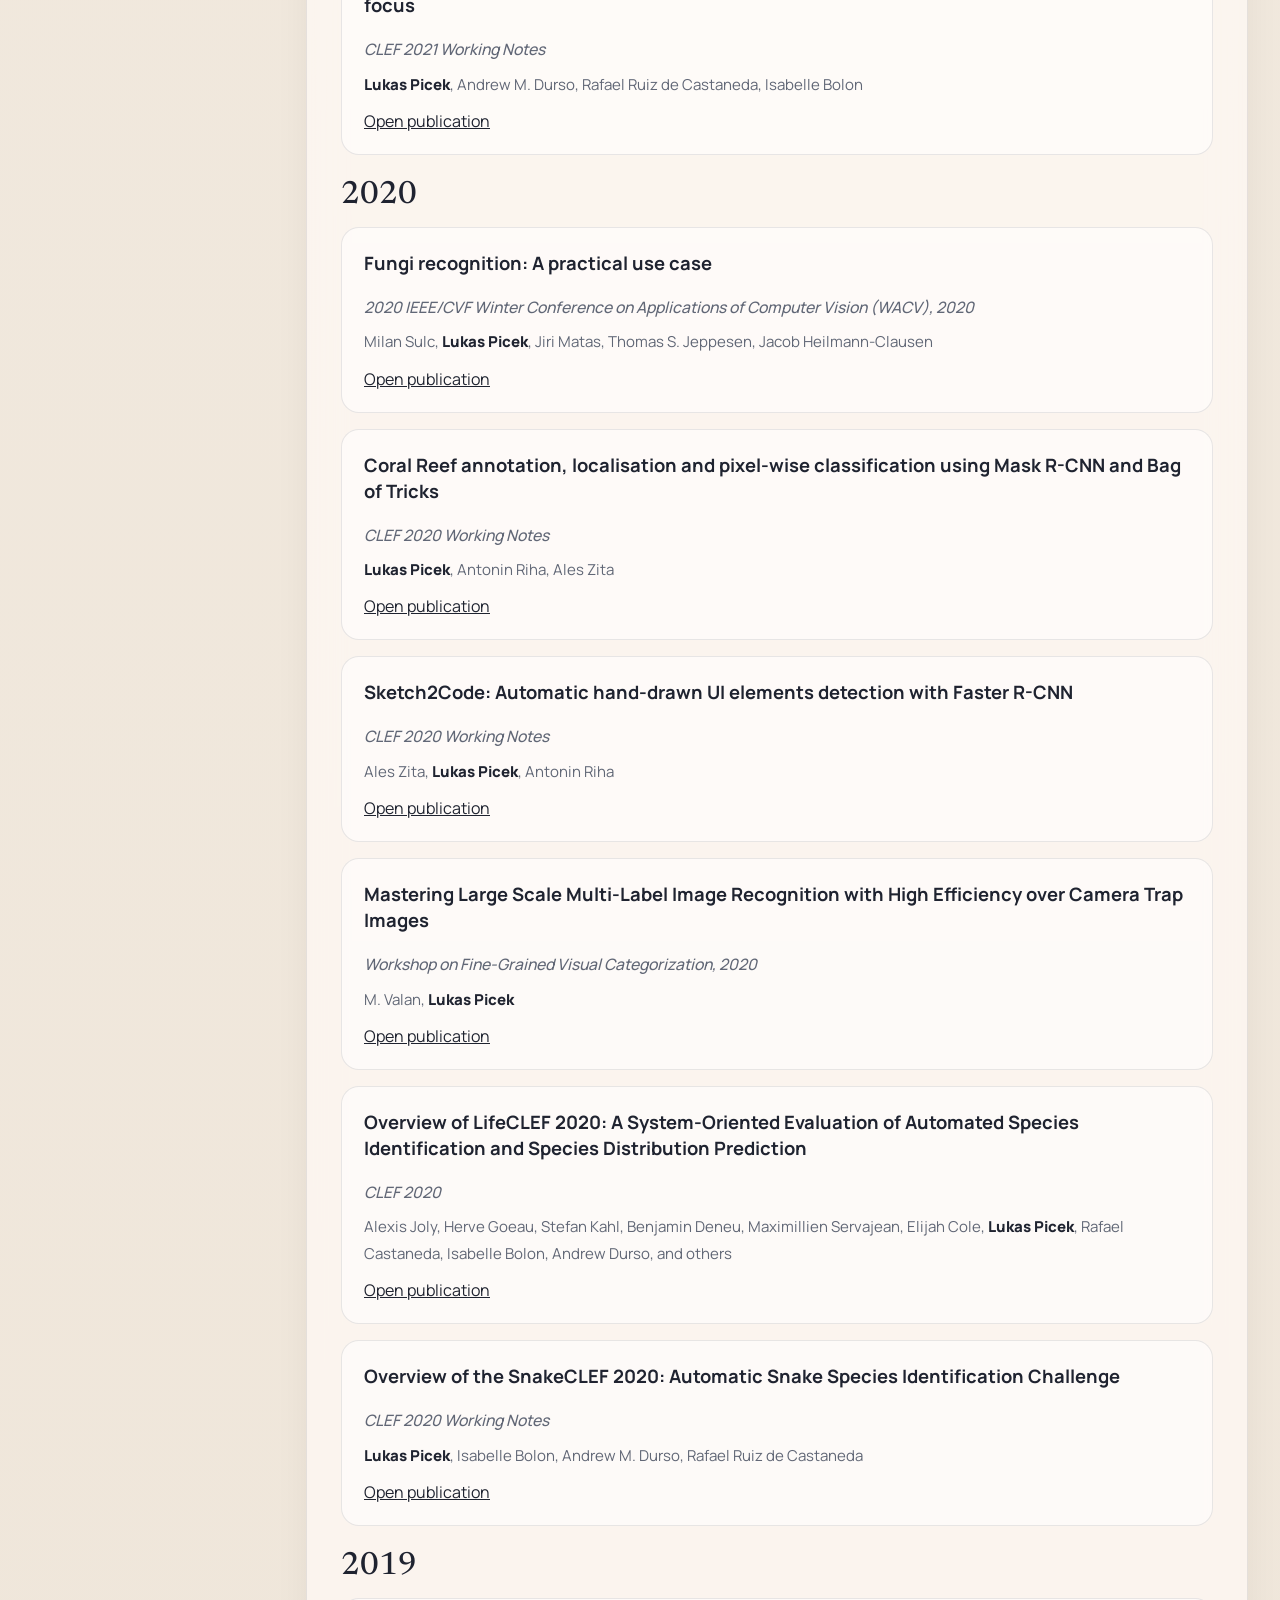
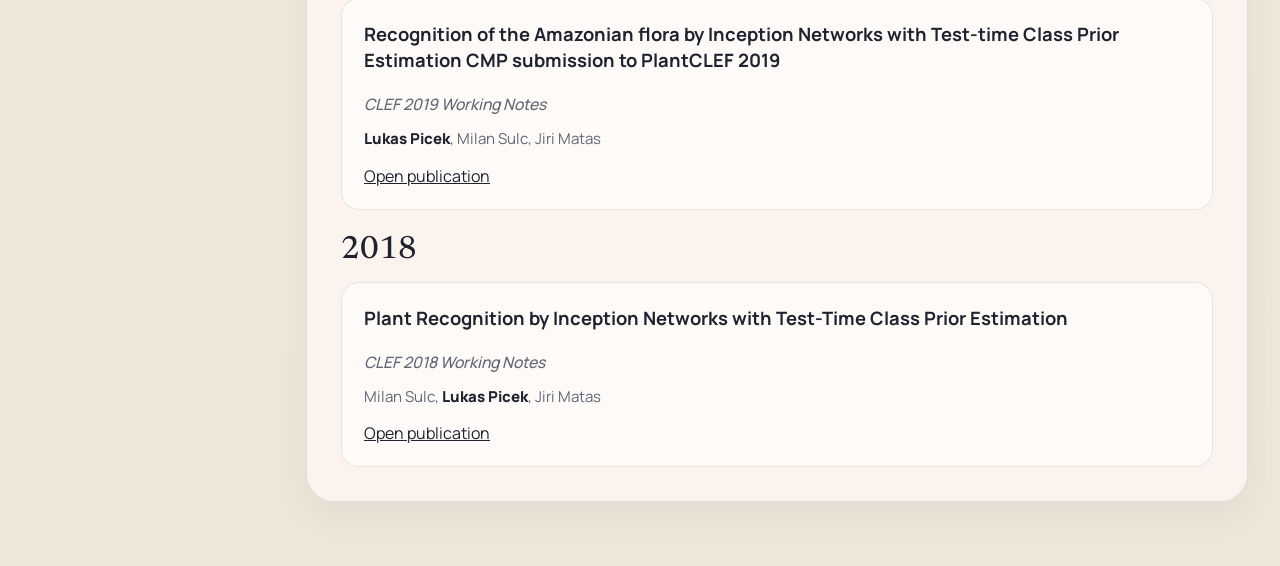
<file: publications.html>
<!DOCTYPE html>
<html lang="en">
  <head>
    <meta charset="UTF-8" />
    <meta name="viewport" content="width=device-width, initial-scale=1.0" />
    <title>All Publications | Lukas Picek</title>
    <meta
      name="description"
      content="Selected publications by Lukas Picek."
    />
    <link rel="preconnect" href="https://fonts.googleapis.com" />
    <link rel="preconnect" href="https://fonts.gstatic.com" crossorigin />
    <link
      href="https://fonts.googleapis.com/css2?family=Newsreader:opsz,wght@6..72,400;6..72,500;6..72,700&family=Manrope:wght@400;500;600;700&display=swap"
      rel="stylesheet"
    />
    <link rel="stylesheet" href="./styles.css" />
    <script defer src="./data/site-config.js"></script>
    <script defer src="./js/analytics.js"></script>
    <script defer src="./data/profile-base.js"></script>
    <script defer src="./data/news.js"></script>
    <script defer src="./data/publications.js"></script>
    <script defer src="./js/common.js"></script>
    <script defer src="./js/archive-page.js"></script>
  </head>
  <body>
    <div class="page-shell page-shell--subpage">
      <aside class="sidebar">
        <div class="sidebar__inner">
          <div class="sidebar__top">
            <a class="brand" href="./index.html">
              <span class="brand__eyebrow">Research Profile</span>
              <span id="nav-name" class="brand__name">Lukas Picek</span>
            </a>

            <div class="sidebar__identity">
              <p id="nav-role" class="sidebar__role">Fulbright Visiting Scholar at MIT</p>
            </div>
          </div>

          <div class="sidebar__middle">
            <p class="sidebar__label">Navigate</p>
            <nav class="site-nav" aria-label="Archive navigation">
              <a href="./index.html#bio" data-goatcounter-click="nav-bio" data-goatcounter-title="Sidebar nav: Bio">Bio</a>
              <a href="./index.html#interests" data-goatcounter-click="nav-interests" data-goatcounter-title="Sidebar nav: Interests">Interests</a>
              <a href="./projects.html" data-goatcounter-click="nav-projects" data-goatcounter-title="Sidebar nav: Projects">Projects</a>
              <a href="./index.html#tools" data-goatcounter-click="nav-tools" data-goatcounter-title="Sidebar nav: Tools">Tools</a>
              <a href="./publications.html" aria-current="page" data-goatcounter-click="nav-publications" data-goatcounter-title="Sidebar nav: Publications">Publications</a>
              <a href="./news.html" data-goatcounter-click="nav-news" data-goatcounter-title="Sidebar nav: Updates and News">Updates and News</a>
              <a href="./index.html#contact" data-goatcounter-click="nav-contact" data-goatcounter-title="Sidebar nav: Contact">Contact</a>
            </nav>
          </div>

          <div class="sidebar__meta">
            <p id="nav-location">Cambridge, MA, USA</p>
          </div>
        </div>
      </aside>

      <div class="subpage-shell">
        <header class="subpage-hero">
          <a class="subpage-hero__back" href="./index.html">Back to home</a>
          <p class="hero__kicker">Research Archive</p>
          <h1>All Publications</h1>
          <div class="publication-filter-bar publication-filter-bar--hero">
            <div id="publication-year-filter" class="publication-year-filter"></div>
            <div id="publication-type-filter" class="publication-year-filter"></div>
            <div id="publication-filters" class="publication-filters publication-filters--hero"></div>
          </div>
        </header>

        <main class="panel">
          <div id="archive-list" class="stack-list"></div>
        </main>
      </div>
    </div>
  </body>
</html>
</file>
<file: styles.css>
:root {
  --bg: #f4efe7;
  --bg-soft: rgba(255, 251, 246, 0.78);
  --surface: rgba(255, 248, 241, 0.9);
  --surface-strong: rgba(255, 252, 248, 0.97);
  --text: #1f2330;
  --muted: #616776;
  --accent: #0d6b67;
  --accent-soft: rgba(13, 107, 103, 0.12);
  --line: rgba(31, 35, 48, 0.1);
  --shadow: 0 20px 60px rgba(31, 35, 48, 0.12);
  --radius: 28px;
  --radius-sm: 18px;
  --sidebar-width: 250px;
}

* {
  box-sizing: border-box;
}

html {
  scroll-behavior: smooth;
}

body {
  margin: 0;
  min-height: 100vh;
  font-family: "Manrope", "Avenir Next", "Segoe UI", sans-serif;
  color: var(--text);
  background:
    radial-gradient(circle at top left, rgba(13, 107, 103, 0.18), transparent 28%),
    radial-gradient(circle at 85% 12%, rgba(183, 125, 74, 0.22), transparent 24%),
    linear-gradient(180deg, #f7f2eb 0%, #efe6da 100%);
}

img {
  max-width: 100%;
  display: block;
}

a {
  color: inherit;
}

.page-shell {
  width: min(1380px, calc(100% - 32px));
  margin: 24px auto;
  display: grid;
  grid-template-columns: var(--sidebar-width) minmax(0, 1fr);
  gap: 24px;
}

.page-shell--subpage {
  align-items: start;
}

.sidebar,
.panel,
.hero__card {
  backdrop-filter: blur(18px);
  -webkit-backdrop-filter: blur(18px);
}

.sidebar {
  position: sticky;
  top: 24px;
  align-self: start;
  min-height: calc(100vh - 48px);
  border: 1px solid var(--line);
  background: var(--bg-soft);
  border-radius: calc(var(--radius) + 8px);
  box-shadow: var(--shadow);
}

.sidebar__inner {
  display: flex;
  flex-direction: column;
  justify-content: flex-start;
  min-height: calc(100vh - 48px);
  padding: 28px;
}

.sidebar__top,
.sidebar__middle {
  display: grid;
  gap: 12px;
  margin-top: 26px;
}

.sidebar__top {
  gap: 10px;
}

.brand {
  display: inline-flex;
  flex-direction: column;
  gap: 6px;
  text-decoration: none;
}

.brand__eyebrow,
.section-heading span,
.hero__kicker {
  text-transform: uppercase;
  letter-spacing: 0.16em;
  font-size: 0.72rem;
  font-weight: 700;
  color: var(--accent);
}

.brand__name {
  font-family: "Newsreader", Georgia, serif;
  font-size: 2.1rem;
  line-height: 0.96;
}

.sidebar__identity {
  display: grid;
  gap: 6px;
  padding-top: 10px;
  border-top: 1px solid rgba(31, 35, 48, 0.08);
}

.sidebar__role,
.sidebar__label,
.sidebar__meta p {
  margin: 0;
}

.sidebar__role {
  color: var(--text);
  font-weight: 600;
  line-height: 1.5;
}

.sidebar__label {
  text-transform: uppercase;
  letter-spacing: 0.14em;
  font-size: 1.0rem;
  font-weight: 700;
  color: var(--accent);
}

.site-nav {
  display: grid;
  gap: 6px;
}

.site-nav a {
  display: block;
  padding: 10px 12px;
  border-radius: 14px;
  text-decoration: none;
  color: var(--muted);
  transition: color 180ms ease, transform 180ms ease, background 180ms ease;
}

.site-nav a:hover,
.site-nav a:focus-visible,
.site-nav a[aria-current="page"] {
  background: rgba(255, 255, 255, 0.72);
  color: var(--text);
  transform: translateX(4px);
}

.sidebar__meta {
  margin-top: auto;
  padding-top: 18px;
  border-top: 1px solid rgba(31, 35, 48, 0.08);
  color: var(--muted);
  font-size: 0.92rem;
  line-height: 1.6;
}

.content {
  display: grid;
  gap: 24px;
}

.hero {
  display: grid;
  grid-template-columns: minmax(0, 1.5fr) minmax(260px, 0.72fr);
  gap: 24px;
  align-items: stretch;
}

.hero__copy,
.panel,
.hero__card {
  border: 1px solid var(--line);
  border-radius: var(--radius);
  background: var(--surface);
  box-shadow: var(--shadow);
}

.hero__copy {
  position: relative;
  overflow: hidden;
  padding: 42px;
}

.hero__copy::after {
  content: "";
  position: absolute;
  inset: auto -10% -35% auto;
  width: 240px;
  height: 240px;
  border-radius: 999px;
  background: linear-gradient(135deg, rgba(13, 107, 103, 0.18), rgba(183, 125, 74, 0.05));
}

.hero h1,
.section-heading h2 {
  margin: 0;
  font-family: "Newsreader", Georgia, serif;
  font-weight: 500;
}

.hero h1 {
  margin-top: 12px;
  font-size: clamp(2.2rem, 4.6vw, 3.6rem);
  line-height: 0.98;
  max-width: 11ch;
}

.hero__summary {
  max-width: 58ch;
  font-size: 1.1rem;
  line-height: 1.8;
  color: var(--muted);
}

.hero__bio {
  margin-top: 34px;
  display: grid;
  gap: 12px;
  max-width: 64ch;
  position: relative;
  z-index: 1;
}

.hero__bio-header {
  display: flex;
  align-items: center;
  gap: 12px;
}

.hero__bio-header::after {
  content: "";
  width: 72px;
  height: 1px;
  background: rgba(31, 35, 48, 0.14);
}

.hero__bio-label {
  text-transform: uppercase;
  letter-spacing: 0.12em;
  font-size: 0.72rem;
  font-weight: 700;
  color: var(--accent);
}

.hero__bio-block {
  margin: 0;
  color: var(--text);
  font-size: 1.02rem;
  line-height: 1.9;
  text-wrap: pretty;
}

.link-row {
  display: flex;
  flex-wrap: wrap;
  gap: 12px;
  position: relative;
  z-index: 1;
}

.hero__links-under-photo {
  padding-top: 4px;
  gap: 10px;
}

.profile-link,
.button-link {
  display: inline-flex;
  align-items: center;
  justify-content: center;
  min-height: 46px;
  padding: 0 16px;
  border-radius: 999px;
  text-decoration: none;
  font-weight: 600;
  border: 1px solid transparent;
  transition: transform 180ms ease, box-shadow 180ms ease, background 180ms ease;
}

.profile-link {
  width: 48px;
  height: 48px;
  min-width: 48px;
  min-height: 48px;
  background: rgba(255, 255, 255, 0.78);
  border-color: rgba(31, 35, 48, 0.08);
  padding: 0;
  border-radius: 999px;
  aspect-ratio: 1 / 1;
}

.button-link {
  color: white;
  background: linear-gradient(135deg, #0d6b67, #174f7a);
  box-shadow: 0 12px 28px rgba(13, 107, 103, 0.28);
}

.profile-link:hover,
.profile-link:focus-visible,
.button-link:hover,
.button-link:focus-visible {
  transform: translateY(-2px);
}

.profile-link svg {
  width: 20px;
  height: 20px;
  fill: currentColor;
}

.hero__card {
  padding: 22px;
  display: grid;
  gap: 20px;
  background: var(--surface-strong);
}

.portrait-frame {
  overflow: hidden;
  aspect-ratio: 1 / 1;
  border-radius: calc(var(--radius) - 8px);
  background: linear-gradient(180deg, #d8e4de, #f2ded0);
}

.portrait-frame img {
  width: 100%;
  height: 100%;
  object-fit: cover;
  object-position: center 28%;
}

.quick-facts {
  display: grid;
  gap: 18px;
  margin: 0;
}

.quick-facts div {
  padding-top: 16px;
  border-top: 1px solid var(--line);
}

.quick-facts dt {
  margin-bottom: 6px;
  color: var(--muted);
  font-size: 0.84rem;
  text-transform: uppercase;
  letter-spacing: 0.08em;
}

.quick-facts dd {
  margin: 0;
  font-size: 1rem;
}

.panel {
  padding: 34px;
  background: rgba(255, 250, 245, 0.72);
  border: 1px solid var(--line);
  border-radius: var(--radius);
  box-shadow: 0 14px 36px rgba(31, 35, 48, 0.05);
}

.panel__actions {
  margin-top: 24px;
}

.section-heading {
  margin-bottom: 24px;
}

.section-heading--with-action {
  display: flex;
  align-items: end;
  justify-content: space-between;
  gap: 16px;
}

.section-heading h2 {
  margin-top: 8px;
  font-size: clamp(2rem, 4vw, 3rem);
}

.section-link {
  text-decoration: none;
  color: var(--accent);
  font-weight: 700;
  white-space: nowrap;
}

.panel--interests {
  background: rgba(255, 250, 245, 0.74);
}

.panel--projects {
  background: rgba(253, 248, 242, 0.75);
}

.panel--tools {
  background: rgba(250, 248, 242, 0.76);
}

.panel--publications {
  background: rgba(247, 248, 244, 0.76);
}

.panel--news {
  background: rgba(247, 246, 242, 0.76);
}

.panel--interests .section-heading span {
  color: #9d6e4a;
}

.panel--projects .section-heading span {
  color: #a37755;
}

.panel--tools .section-heading span {
  color: #83775d;
}

.panel--publications .section-heading span {
  color: #5e776c;
}

.panel--news .section-heading span {
  color: #7a745d;
}

.interest-grid,
.card-grid {
  display: grid;
  gap: 18px;
}

.interest-grid {
  grid-template-columns: repeat(2, minmax(0, 1fr));
}

.card-grid {
  grid-template-columns: repeat(2, minmax(0, 1fr));
}

.interest-card,
.project-card,
.tool-card,
.publication-item,
.timeline-item,
.contact-card {
  border: 1px solid var(--line);
  border-radius: var(--radius-sm);
  background: rgba(255, 255, 255, 0.58);
}

.interest-card,
.project-card,
.tool-card,
.publication-item,
.timeline-item {
  padding: 22px;
}

.interest-card h3,
.project-card h3,
.tool-card h3,
.publication-item h3 {
  margin: 0 0 10px;
  font-size: 1.15rem;
}

.interest-card p,
.project-card p,
.tool-card p,
.publication-item p,
.timeline-item p,
.contact-card p {
  margin: 0;
  line-height: 1.75;
  color: var(--muted);
}

.project-card,
.tool-card {
  display: grid;
  gap: 10px;
  transition: transform 180ms ease, border-color 180ms ease, background 180ms ease;
}

.project-card:hover,
.project-card:focus-visible,
.tool-card:hover,
.tool-card:focus-visible {
  transform: translateY(-2px);
  border-color: rgba(167, 119, 79, 0.34);
  background: rgba(255, 255, 255, 0.72);
  outline: none;
}

.project-card__header,
.tool-card__header {
  display: flex;
  align-items: start;
  justify-content: space-between;
  gap: 12px;
}

.project-card__header h3,
.tool-card__header h3 {
  margin-bottom: 0;
}

.project-card__links,
.tool-card__links {
  display: flex;
  align-items: center;
  gap: 8px;
  flex-shrink: 0;
}

.project-card__icon-link,
.tool-card__icon-link {
  width: 36px;
  height: 36px;
  display: inline-flex;
  align-items: center;
  justify-content: center;
  border-radius: 999px;
  border: 1px solid rgba(31, 35, 48, 0.1);
  background: rgba(255, 255, 255, 0.9);
  color: var(--accent);
  text-decoration: none;
  transition: transform 180ms ease, border-color 180ms ease, background 180ms ease;
}

.project-card__icon-link svg,
.tool-card__icon-link svg {
  width: 16px;
  height: 16px;
  fill: currentColor;
}

.project-card__icon-link:hover,
.project-card__icon-link:focus-visible,
.tool-card__icon-link:hover,
.tool-card__icon-link:focus-visible {
  transform: translateY(-1px);
  border-color: rgba(167, 119, 79, 0.34);
  background: rgba(255, 255, 255, 1);
  outline: none;
}

.stack-list,
.timeline {
  display: grid;
  gap: 16px;
}

.timeline--compact {
  grid-template-columns: minmax(0, 1fr);
  gap: 8px;
}

.timeline-year-divider {
  margin-top: 12px;
  padding-top: 10px;
  border-top: 1px solid rgba(31, 35, 48, 0.08);
  color: var(--accent);
  font-family: "Newsreader", Georgia, serif;
  font-size: 1rem;
  font-weight: 600;
  letter-spacing: 0.02em;
  line-height: 1.1;
  text-align: left;
}

.timeline-year-divider:first-child {
  margin-top: 0;
  padding-top: 0;
  border-top: 0;
}

.publication-item {
  position: relative;
  display: grid;
  gap: 8px;
}

.publication-item__links {
  display: flex;
  align-items: center;
  justify-content: space-between;
  gap: 14px;
  margin-top: 4px;
  flex-wrap: wrap;
}

.publication-item__resource-links {
  display: flex;
  align-items: center;
  gap: 8px;
}

.publication-item__resource-link {
  width: 36px;
  height: 36px;
  display: inline-flex;
  align-items: center;
  justify-content: center;
  border-radius: 999px;
  border: 1px solid rgba(31, 35, 48, 0.1);
  background: rgba(255, 255, 255, 0.9);
  color: var(--accent);
  text-decoration: none;
  transition: transform 180ms ease, border-color 180ms ease, background 180ms ease;
}

.publication-item__resource-link svg {
  width: 16px;
  height: 16px;
  fill: currentColor;
}

.publication-item__resource-link:hover,
.publication-item__resource-link:focus-visible {
  transform: translateY(-1px);
  border-color: rgba(167, 119, 79, 0.34);
  background: rgba(255, 255, 255, 1);
  outline: none;
}

.publication-item__meta {
  max-width: calc(100% - 132px);
  color: var(--text);
  font-size: 0.98rem;
  font-style: italic;
  font-weight: 500;
  line-height: 1.6;
}

.publication-item__authors {
  margin-top: 2px;
  color: var(--muted);
  font-size: 0.94rem;
  line-height: 1.7;
}

.publication-item__authors strong {
  color: var(--text);
  font-weight: 800;
}

.publication-year-group {
  display: grid;
  gap: 16px;
}

.publication-year-group + .publication-year-group {
  margin-top: 8px;
}

.publication-year-group__header {
  display: grid;
  gap: 6px;
}

.publication-year-group__year {
  margin: 0;
  font-family: "Newsreader", Georgia, serif;
  font-size: 2rem;
  font-weight: 500;
  line-height: 1;
}

.publication-filter-bar {
  display: flex;
  flex-wrap: wrap;
  align-items: center;
  gap: 12px 16px;
}

.publication-filter-bar--hero {
  margin-top: 18px;
}

.publication-filters {
  display: flex;
  flex-wrap: wrap;
  gap: 10px;
  margin-bottom: 22px;
  flex: 1 1 100%;
}

.publication-filters--hero {
  margin-bottom: 0;
}

.publication-year-filter {
  display: flex;
  align-items: center;
  gap: 10px;
}

.publication-year-filter__label {
  color: var(--accent);
  font-size: 0.82rem;
  font-weight: 700;
  letter-spacing: 0.08em;
  text-transform: uppercase;
}

.publication-year-filter__select {
  min-height: 40px;
  padding: 0 40px 0 14px;
  border: 1px solid rgba(31, 35, 48, 0.08);
  border-radius: 999px;
  background: rgba(255, 255, 255, 0.7);
  color: var(--text);
  font: inherit;
  font-size: 0.92rem;
  appearance: none;
  -webkit-appearance: none;
  -moz-appearance: none;
  background-image:
    linear-gradient(45deg, transparent 50%, var(--muted) 50%),
    linear-gradient(135deg, var(--muted) 50%, transparent 50%);
  background-position:
    calc(100% - 18px) calc(50% - 2px),
    calc(100% - 12px) calc(50% - 2px);
  background-size: 6px 6px, 6px 6px;
  background-repeat: no-repeat;
}

.publication-filter {
  display: inline-flex;
  align-items: center;
  min-height: 38px;
  padding: 0 14px;
  border: 1px solid rgba(31, 35, 48, 0.08);
  border-radius: 999px;
  background: rgba(255, 255, 255, 0.7);
  color: var(--muted);
  font: inherit;
  font-size: 0.9rem;
  font-weight: 600;
  cursor: pointer;
  transition: background 180ms ease, color 180ms ease, transform 180ms ease, border-color 180ms ease;
}

.publication-filter:hover,
.publication-filter:focus-visible {
  color: var(--text);
  transform: translateY(-1px);
}

.publication-filter.is-active {
  background: rgba(13, 107, 103, 0.12);
  border-color: rgba(13, 107, 103, 0.2);
  color: var(--accent);
}

.publication-empty-state {
  margin: 0;
  padding: 18px 0 4px;
  color: var(--muted);
  line-height: 1.7;
}

.publication-item__badge {
  position: absolute;
  top: 18px;
  right: 18px;
  display: inline-flex;
  align-items: center;
  gap: 6px;
  padding: 7px 10px;
  border-radius: 999px;
  background: var(--accent-soft);
  color: var(--accent);
  font-size: 0.82rem;
  font-weight: 700;
  line-height: 1;
  letter-spacing: 0.04em;
  text-transform: uppercase;
}

.publication-item__badge-icon {
  font-size: 0.8rem;
  line-height: 1;
}

.timeline-item {
  display: grid;
  grid-template-columns: 112px minmax(0, 1fr);
  gap: 14px;
  align-items: start;
}

.timeline-item__body {
  position: relative;
  padding-left: 12px;
}

.timeline-item__body::before {
  content: "";
  position: absolute;
  left: 0;
  top: 0.22em;
  bottom: 0.22em;
  width: 2px;
  border-radius: 999px;
  background: rgba(31, 35, 48, 0.12);
}

.timeline-item--featured .timeline-item__body::before {
  background: rgba(167, 119, 79, 0.5);
}

.timeline-item--compact {
  grid-template-columns: 76px minmax(0, 1fr);
  gap: 10px;
  padding: 0;
  border: 0;
  background: transparent;
  border-radius: 0;
  align-items: center;
}

.timeline-item__body {
  display: grid;
  gap: 6px;
}

.timeline-item time {
  font-weight: 700;
  color: var(--accent);
  font-size: 0.92rem;
  line-height: 1.5;
}

.timeline-item__date {
  display: block;
  text-align: left;
  white-space: nowrap;
  padding-left: 6px;
}

.timeline-item p {
  line-height: 1.62;
}

.timeline-item p em {
  font-style: italic;
}

.timeline-item__text--bold {
  font-weight: 700;
  color: var(--text);
}

.timeline-item--compact time {
  font-size: 0.83rem;
  letter-spacing: 0.02em;
}

.timeline-item--compact p {
  font-size: 0.96rem;
  line-height: 1.5;
}

.timeline-item--compact .timeline-item__body {
  display: flex;
  align-items: baseline;
  gap: 10px;
  flex-wrap: nowrap;
}

.timeline-item--compact .timeline-item__body p {
  flex: 1;
}

.timeline-item--compact .project-card__link {
  flex-shrink: 0;
  white-space: nowrap;
  margin-top: 0;
  font-size: 0.94rem;
}

.contact-card {
  padding: 28px;
  display: grid;
  gap: 18px;
}

.subpage-shell {
  width: min(1080px, calc(100% - 32px));
  margin: 0 auto 40px;
  display: grid;
  gap: 24px;
}

.subpage-hero {
  border: 1px solid var(--line);
  border-radius: calc(var(--radius) + 8px);
  background: var(--bg-soft);
  box-shadow: var(--shadow);
  padding: 32px;
  backdrop-filter: blur(18px);
  -webkit-backdrop-filter: blur(18px);
}

.subpage-hero h1 {
  margin: 10px 0 12px;
  font-family: "Newsreader", Georgia, serif;
  font-size: clamp(2.2rem, 4.6vw, 3.6rem);
  font-weight: 500;
  line-height: 0.98;
}

.subpage-hero__summary {
  max-width: 62ch;
  margin: 0;
  color: var(--muted);
  line-height: 1.8;
}

.subpage-hero__back {
  display: inline-flex;
  align-items: center;
  text-decoration: none;
  color: var(--accent);
  font-weight: 700;
  margin-bottom: 18px;
}

[data-reveal] {
  opacity: 0;
  transform: translateY(16px);
  transition: opacity 600ms ease, transform 600ms ease;
}

[data-reveal].is-visible {
  opacity: 1;
  transform: translateY(0);
}

@media (max-width: 1100px) {
  .page-shell {
    grid-template-columns: 1fr;
  }

  .sidebar {
    position: static;
    min-height: auto;
  }

  .sidebar__inner {
    min-height: auto;
    gap: 28px;
  }

  .hero {
    grid-template-columns: 1fr;
  }
}

@media (max-width: 720px) {
  .page-shell {
    width: min(100% - 20px, 1380px);
    margin: 10px auto 20px;
    gap: 16px;
  }

  .subpage-shell {
    width: min(100% - 20px, 1080px);
    margin: 10px auto 20px;
    gap: 16px;
  }

  .sidebar__inner,
  .hero__copy,
  .panel,
  .subpage-hero,
  .hero__card,
  .contact-card {
    padding: 22px;
  }

  .interest-grid,
  .timeline-item {
    grid-template-columns: 1fr;
  }

  .section-heading--with-action {
    display: block;
  }

  .hero h1 {
    font-size: clamp(2.6rem, 14vw, 4rem);
  }
}
</file>
